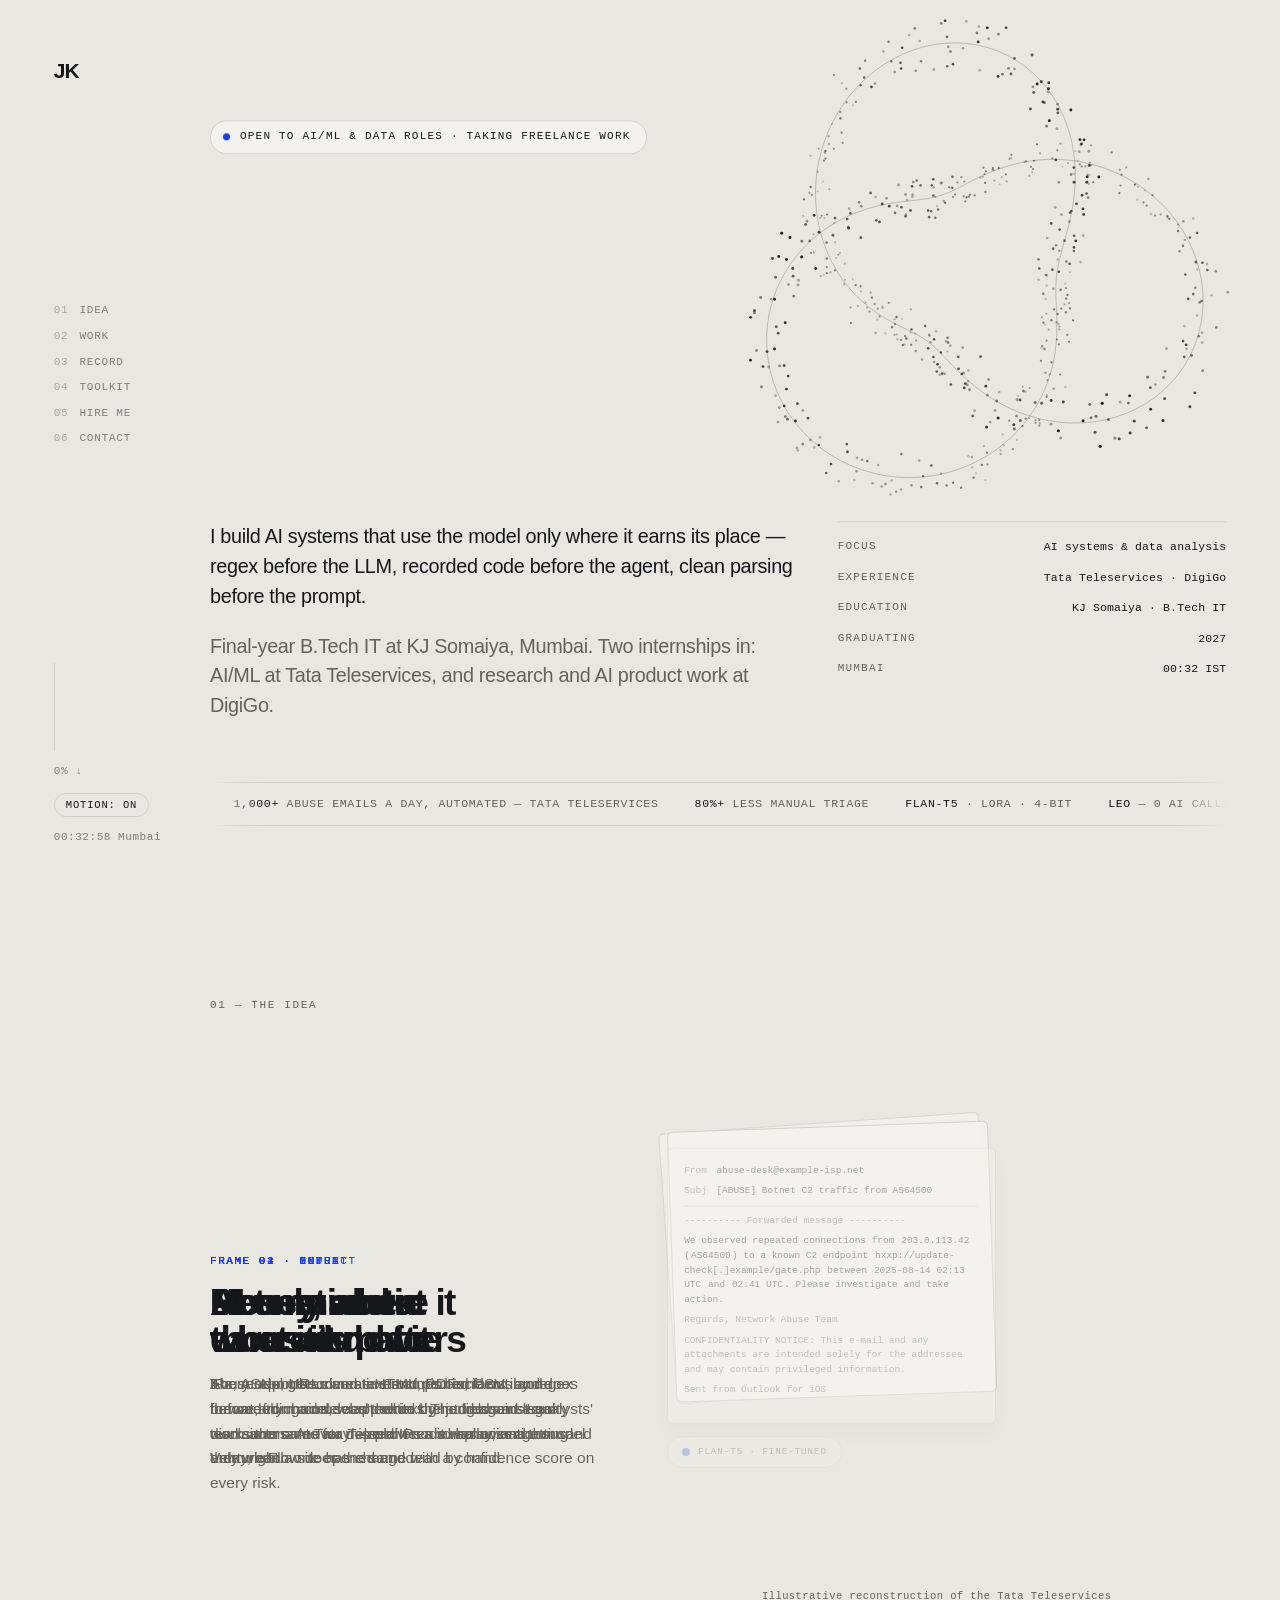
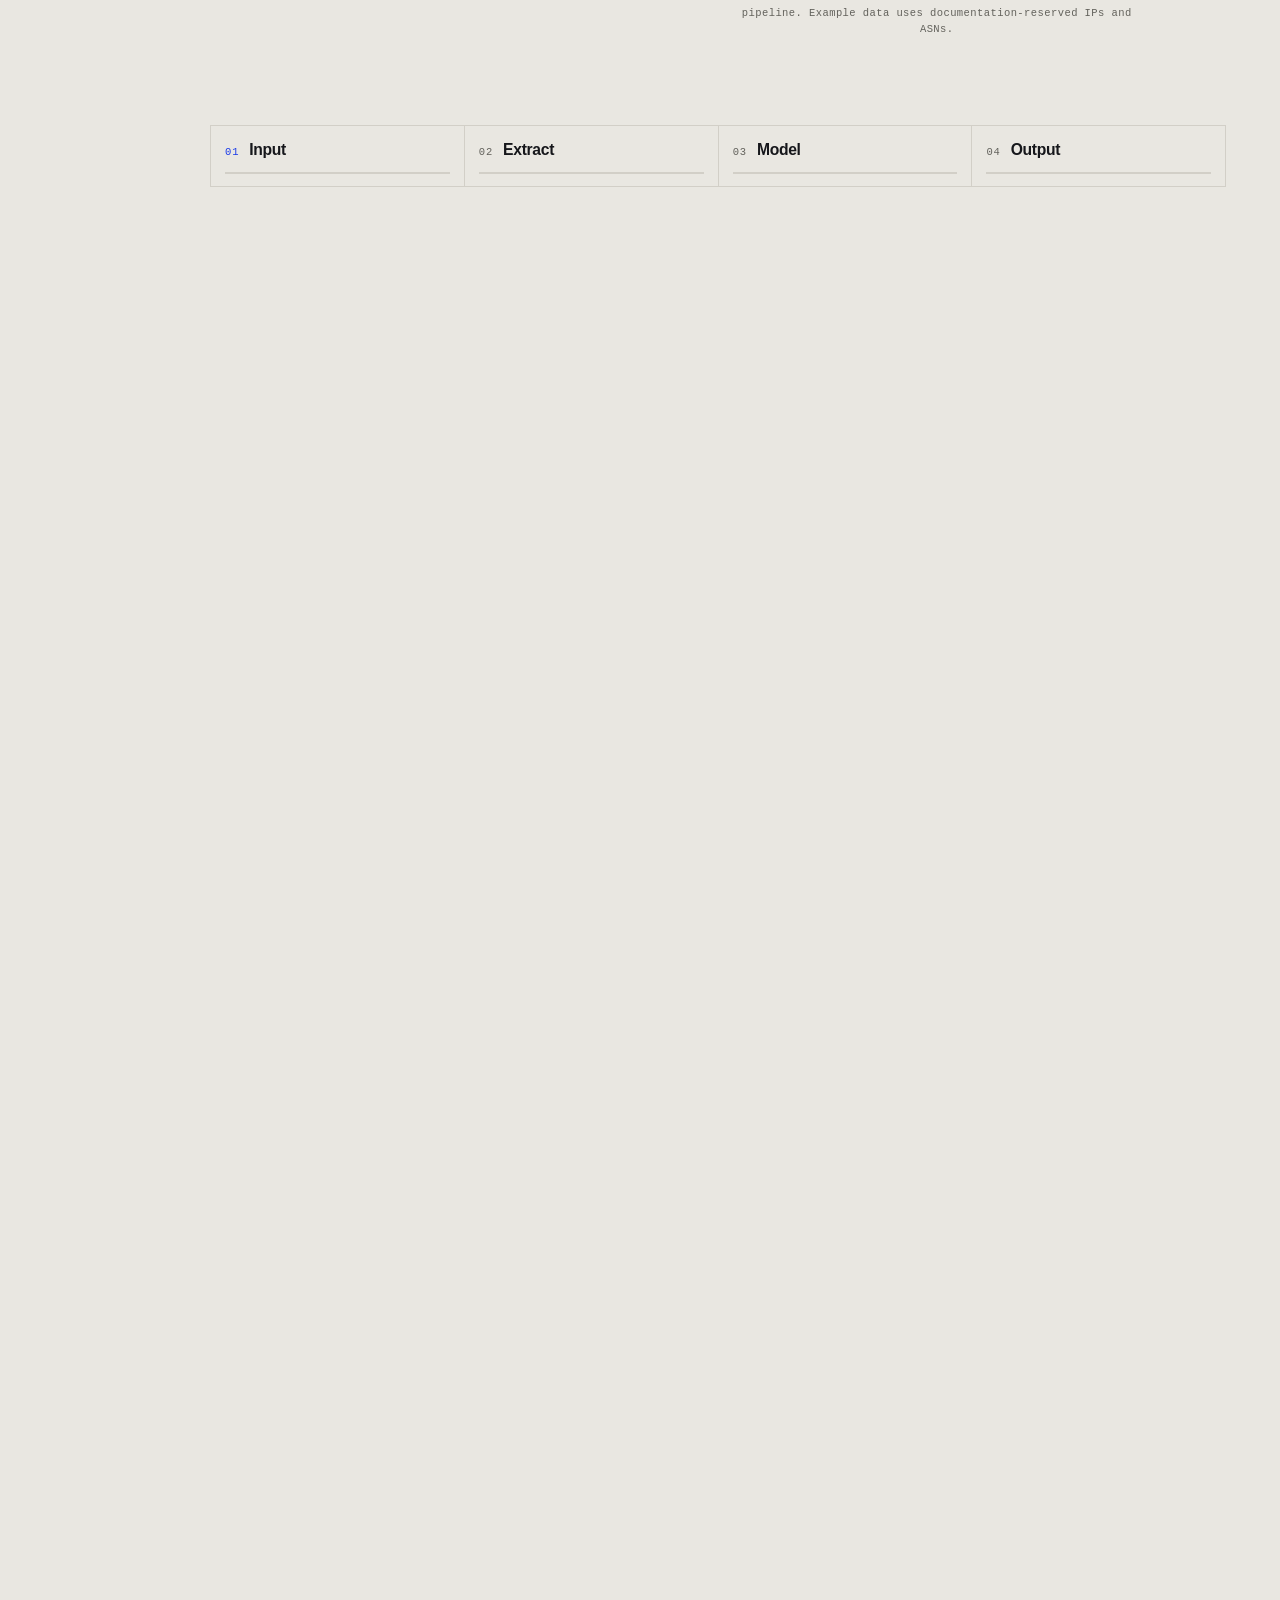
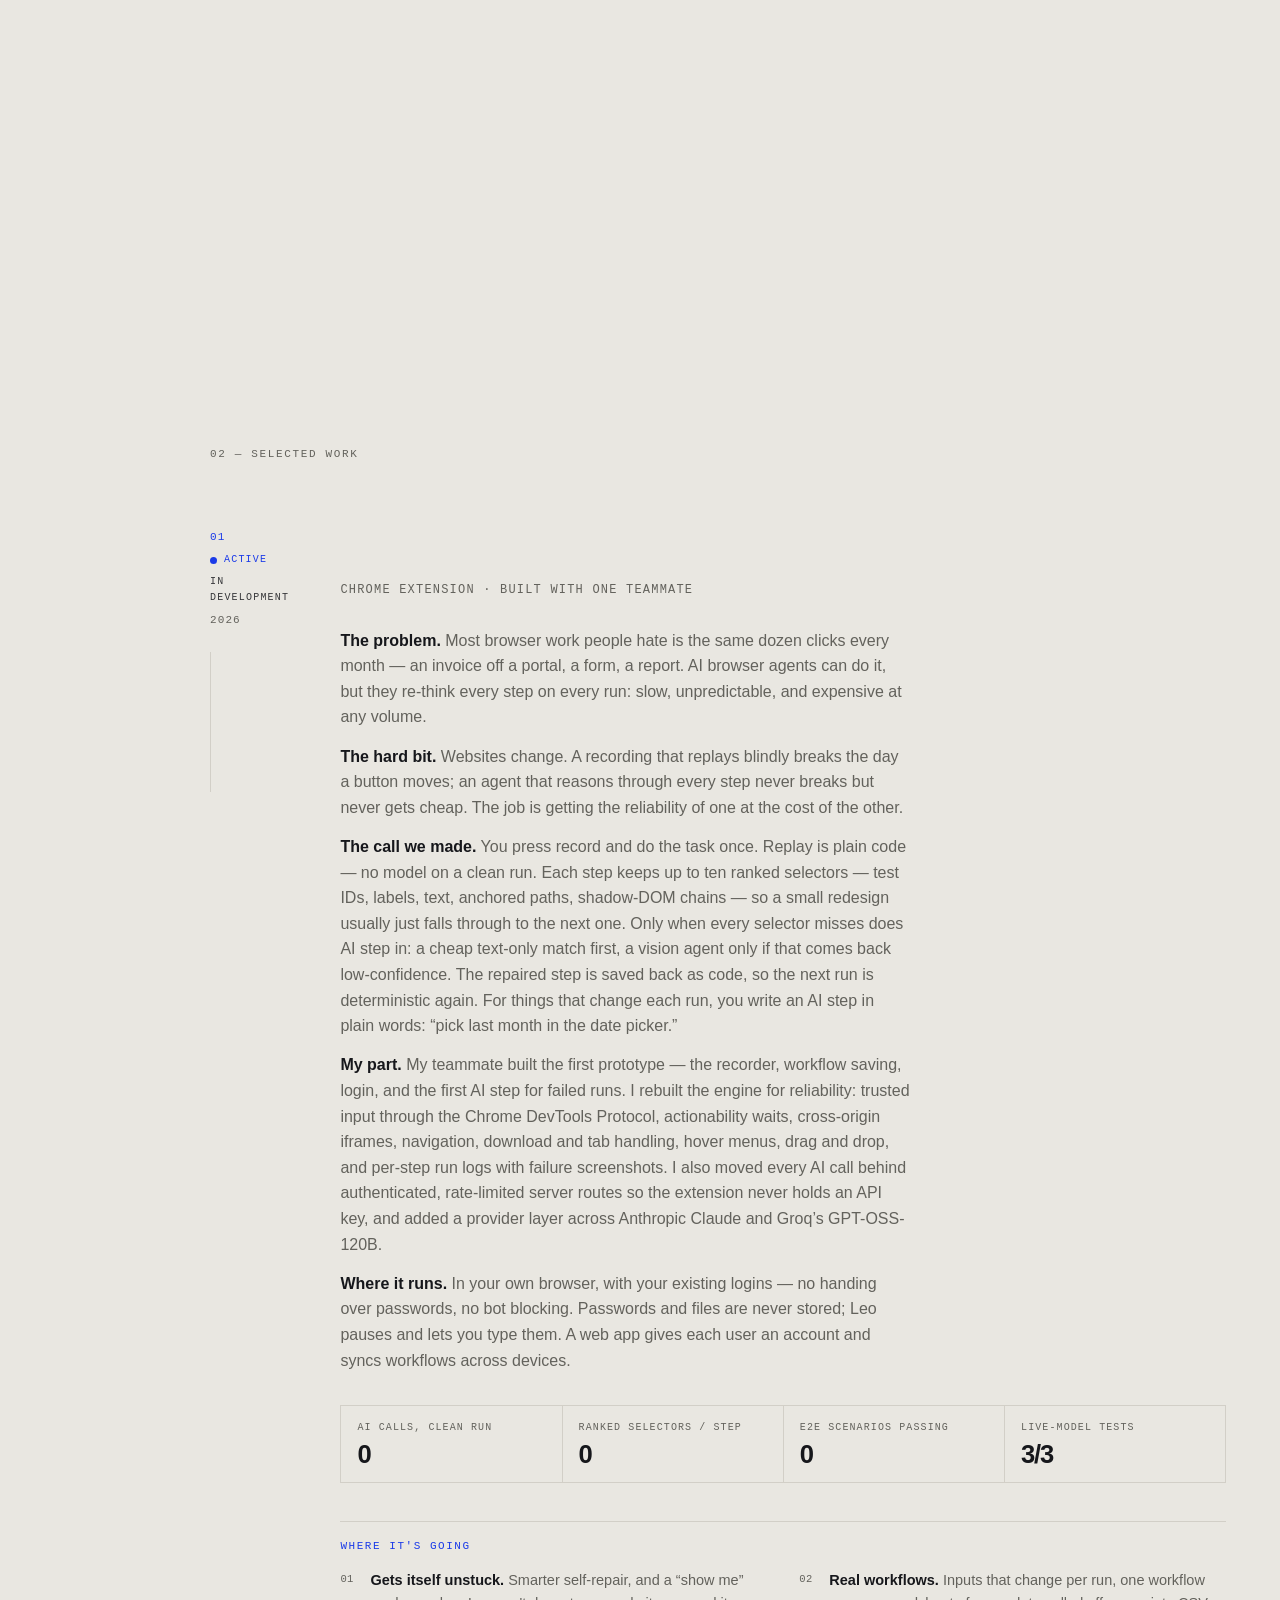
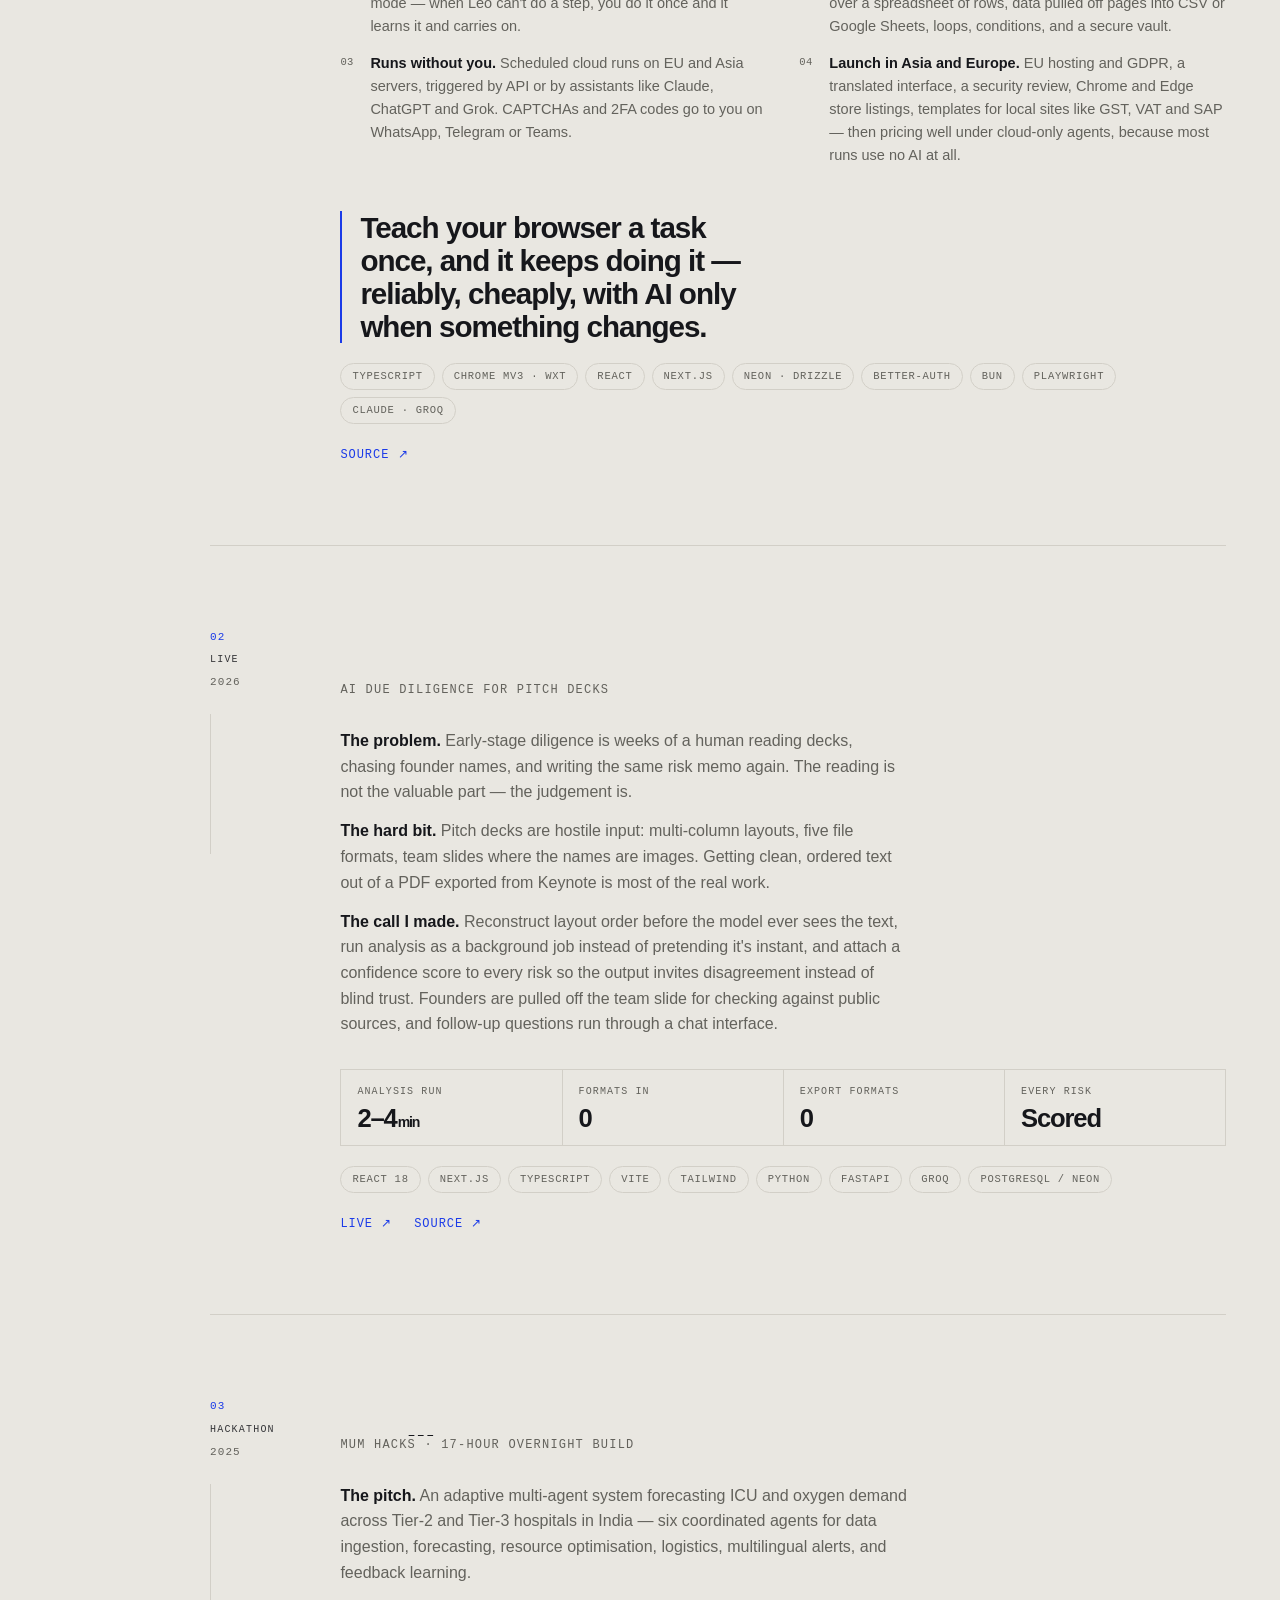
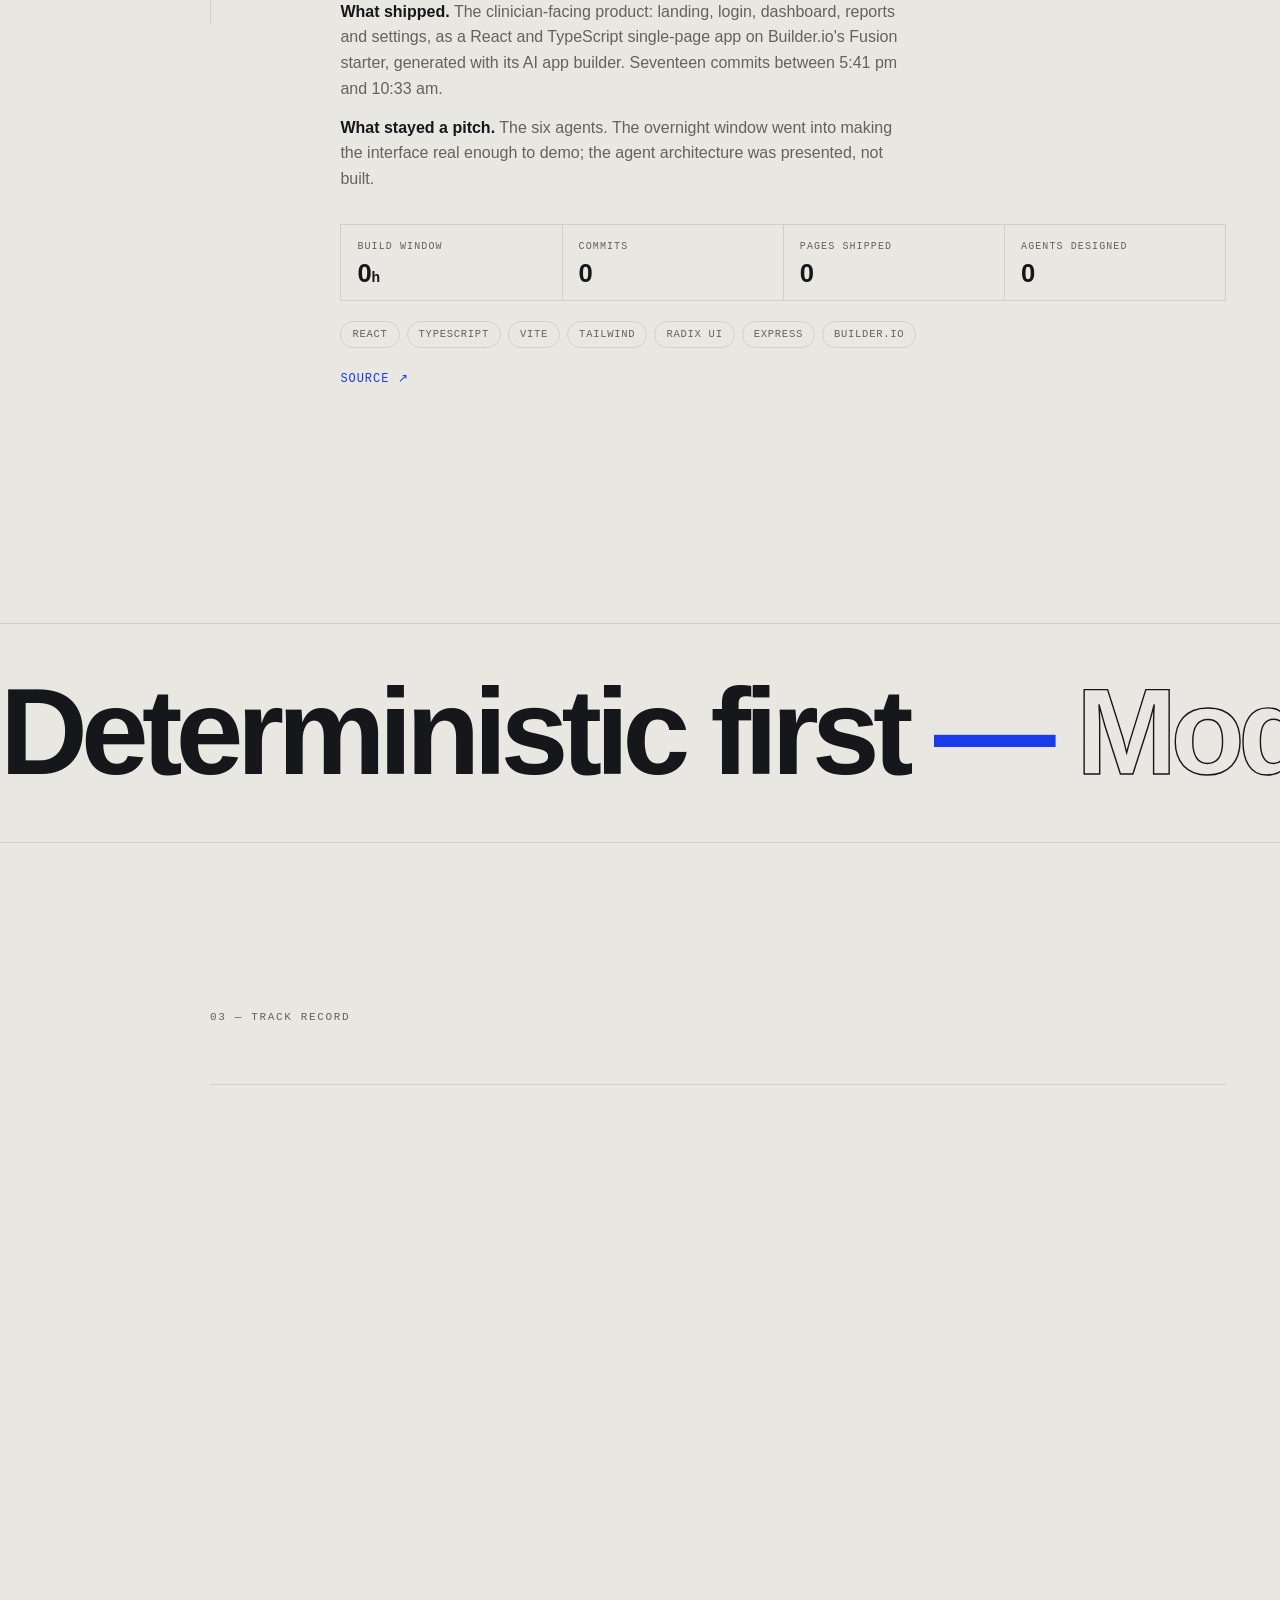
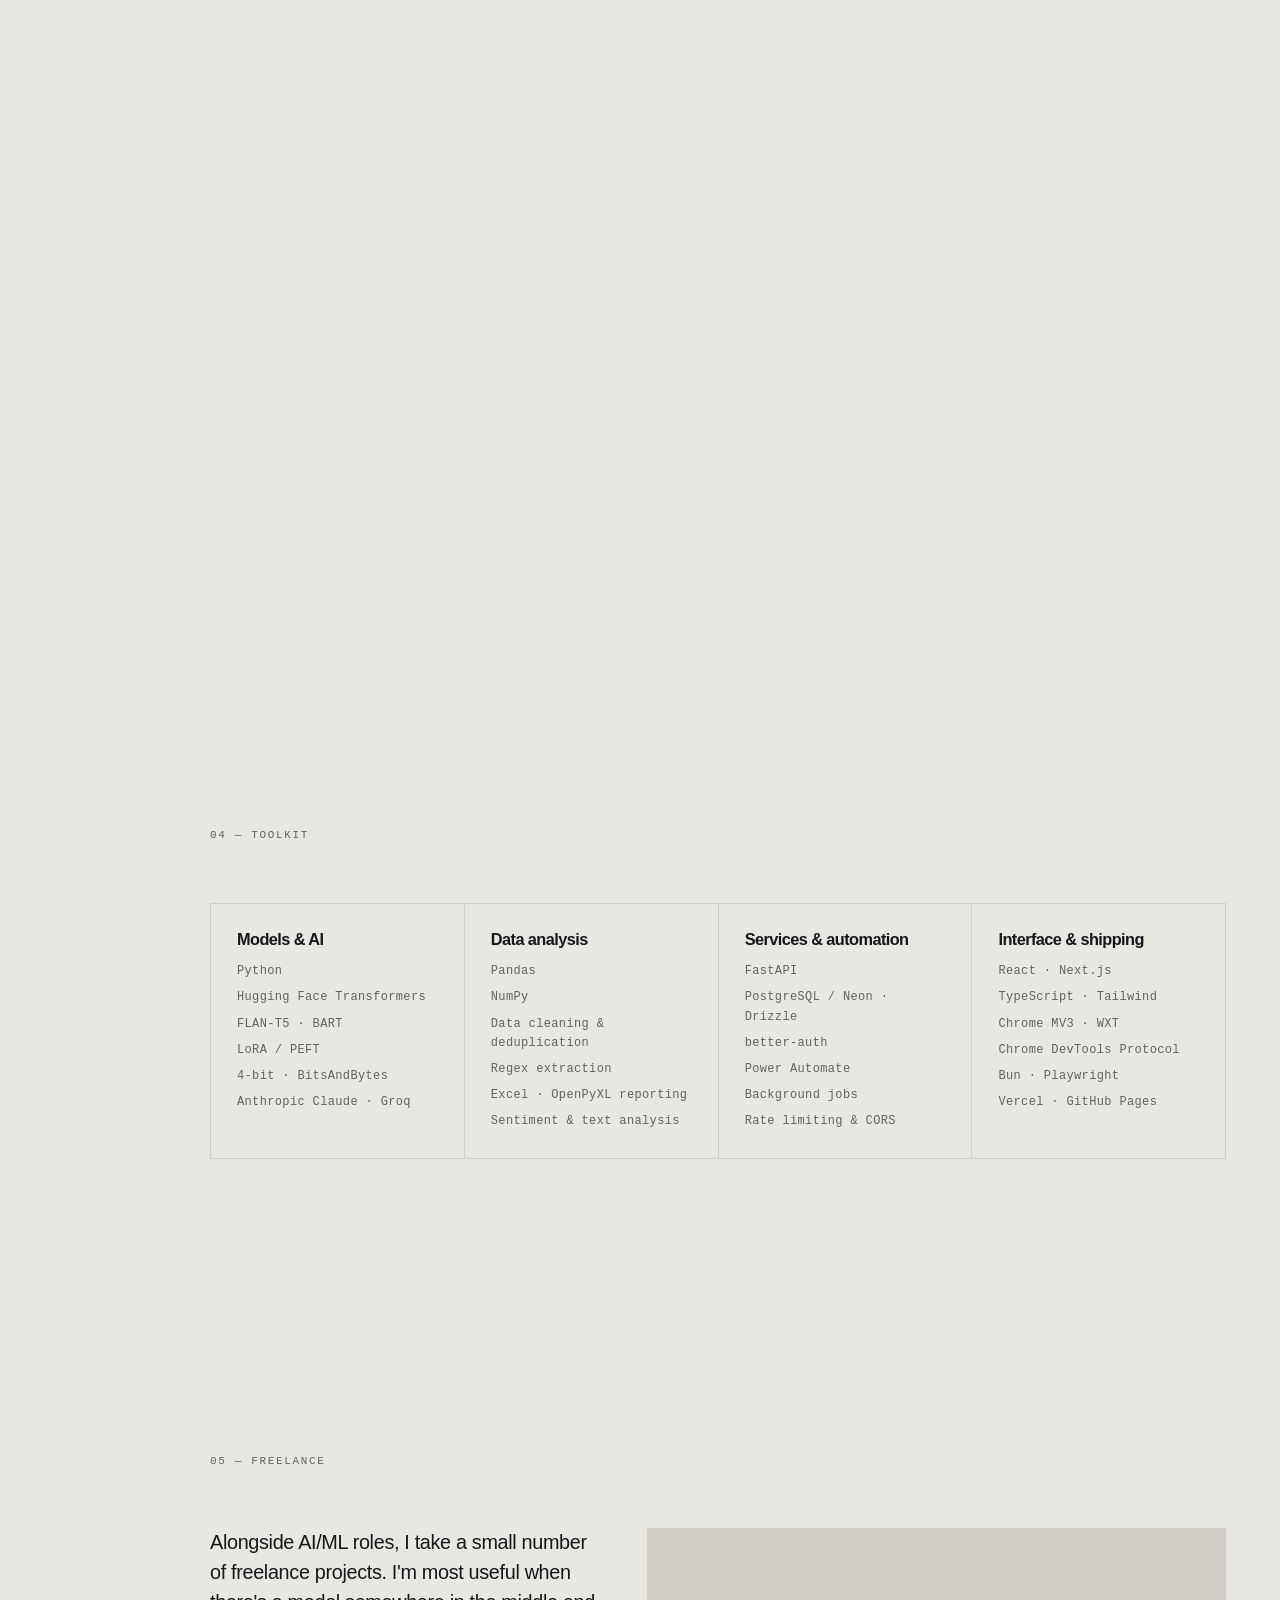
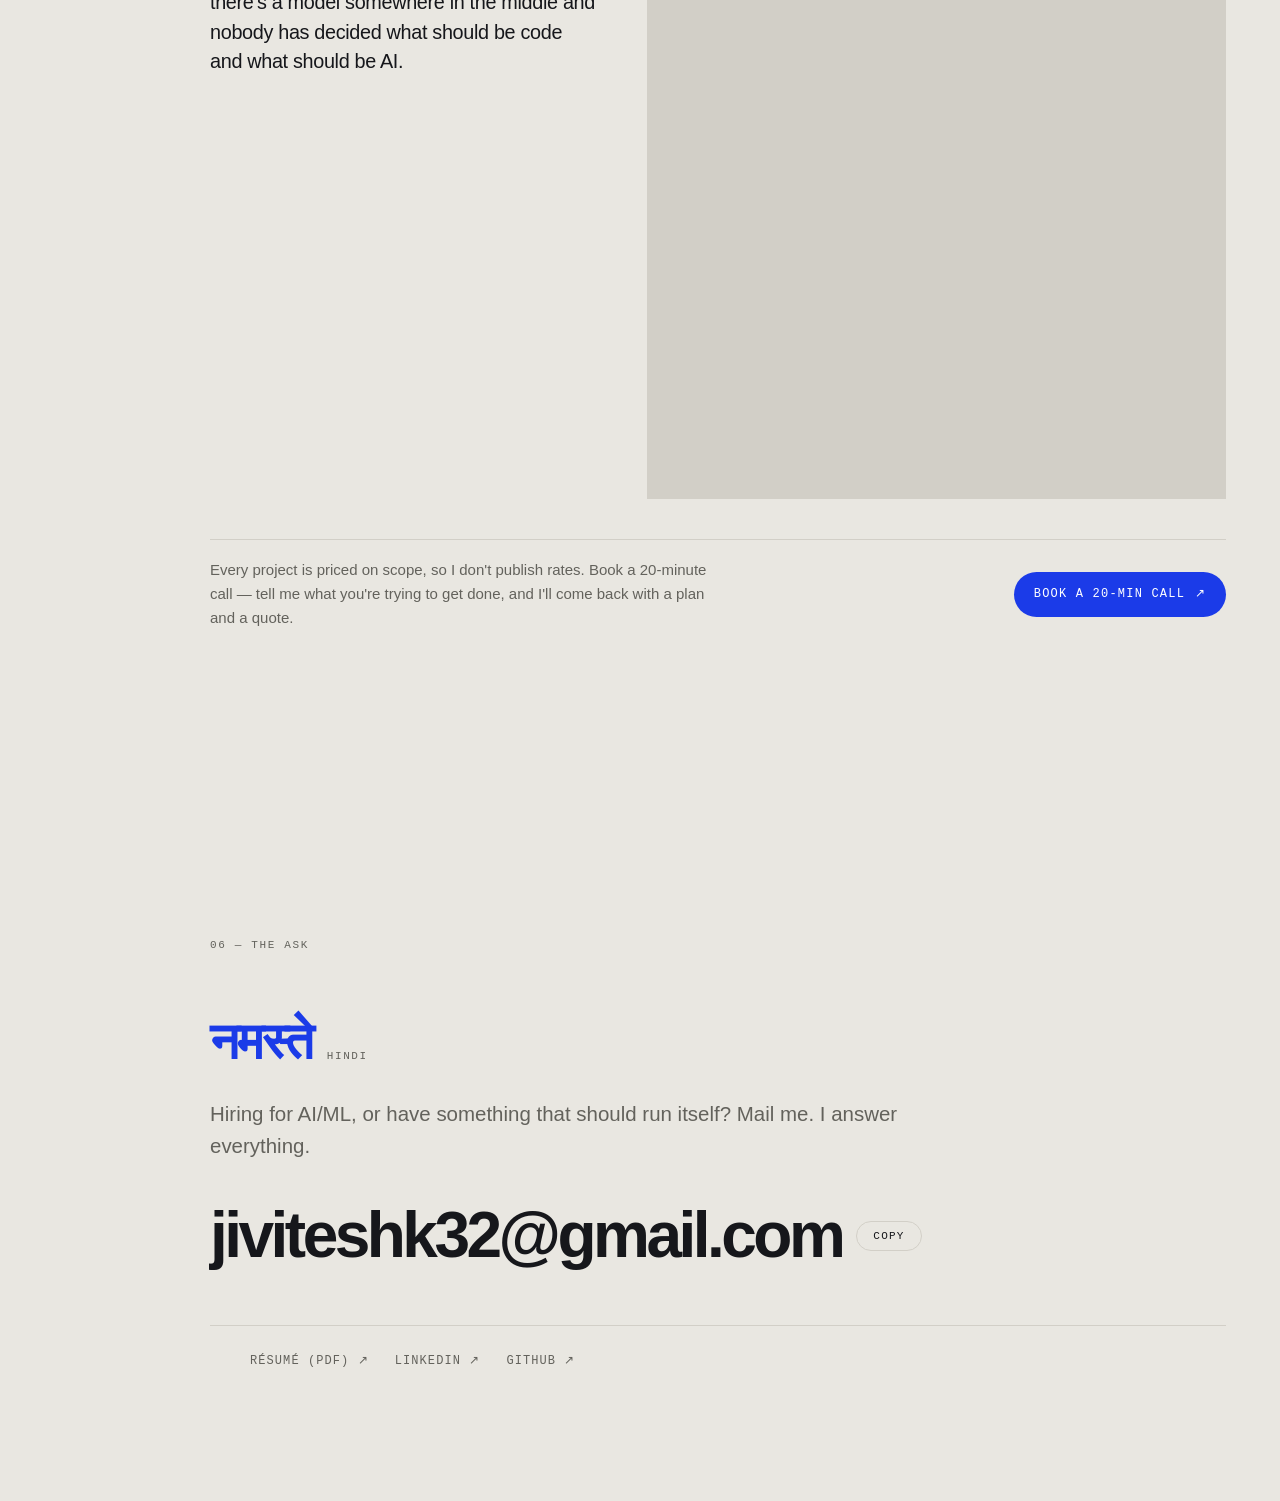
<file: index.html>
<!doctype html>
<html lang="en" data-ground="day">
<head>
<meta charset="utf-8">
<meta name="viewport" content="width=device-width, initial-scale=1, minimum-scale=1">
<title>Jivitesh Kumar — AI/ML & data analysis</title>
<meta name="description" content="Jivitesh Kumar builds AI systems that use the model only where it earns its place. Leo, Venture Flow, and an abuse-email pipeline at Tata Teleservices.">
<meta name="theme-color" content="#E9E7E1">

<meta property="og:title" content="Jivitesh Kumar — AI/ML & data analysis">
<meta property="og:description" content="AI systems that use the model only where it earns its place.">
<meta property="og:type" content="website">

<link rel="preconnect" href="https://fonts.googleapis.com">
<link rel="preconnect" href="https://fonts.gstatic.com" crossorigin>
<link rel="stylesheet" href="https://fonts.googleapis.com/css2?family=Bricolage+Grotesque:opsz,wdth,wght@12..96,75..100,300..800&family=Archivo:wdth,wght@62..125,400..700&family=JetBrains+Mono:wght@400;500&display=swap">
<link rel="stylesheet" href="css/site.css">
</head>
<body>

<a class="skip" href="#work">Skip to the work</a>

<div class="ground" aria-hidden="true"></div>
<canvas class="field" id="field" aria-hidden="true"></canvas>

<!-- ── spine ────────────────────────────────────────────── -->
<aside class="spine">
  <a class="spine-mark" href="#top" aria-label="Back to top">JK</a>
  <nav aria-label="Chapters">
    <a href="#idea"><i>01</i> Idea</a>
    <a href="#work"><i>02</i> Work</a>
    <a href="#record"><i>03</i> Record</a>
    <a href="#toolkit"><i>04</i> Toolkit</a>
    <a href="#hire"><i>05</i> Hire me</a>
    <a href="#contact"><i>06</i> Contact</a>
  </nav>
  <div class="spine-foot">
    <div class="meter" aria-hidden="true"><span id="meter"></span></div>
    <p class="dir" id="dir" aria-hidden="true">0% &darr;</p>
    <button class="motion-toggle" type="button" hidden>Motion</button>
    <p class="clock"><span id="clock">--:--:--</span> Mumbai</p>
  </div>
</aside>

<main id="top">

<!-- ── 00 · opening ─────────────────────────────────────── -->
<section class="hero" id="hero">
  <p class="status" data-depth="0.35"><span class="dot"></span> Open to AI/ML &amp; data roles &middot; taking freelance work</p>

  <h1 id="name" aria-label="Jivitesh Kumar"><span class="line" data-depth="0.9">JIVITESH</span><span class="line" data-depth="1.3">KUMAR</span></h1>

  <div class="hero-grid">
    <div data-depth="0.55">
      <p class="lead">I build AI systems that use the model only where it earns its place &mdash; regex before the LLM, recorded code before the agent, clean parsing before the prompt.</p>
      <p class="lead dim">Final-year B.Tech IT at KJ Somaiya, Mumbai. Two internships in: AI/ML at Tata Teleservices, and research and AI product work at DigiGo.</p>
    </div>
    <dl class="hero-meta" data-depth="0.3">
      <div><dt>Focus</dt><dd>AI systems &amp; data analysis</dd></div>
      <div><dt>Experience</dt><dd>Tata Teleservices &middot; DigiGo</dd></div>
      <div><dt>Education</dt><dd>KJ Somaiya &middot; B.Tech IT</dd></div>
      <div><dt>Graduating</dt><dd>2027</dd></div>
      <div><dt>Mumbai</dt><dd><span id="clock2">--:--</span> IST</dd></div>
    </dl>
  </div>

  <div class="ticker" aria-hidden="true">
    <div class="tape">
      <ul>
        <li><b>1,000+</b> abuse emails a day, automated &mdash; Tata Teleservices</li>
        <li><b>80%+</b> less manual triage</li>
        <li><b>FLAN-T5</b> &middot; LoRA &middot; 4-bit</li>
        <li><b>Leo</b> &mdash; 0 AI calls on a clean run</li>
        <li><b>Venture Flow</b> &mdash; diligence in 2&ndash;4 min</li>
        <li><b>2</b> internships</li>
        <li>B.Tech IT &middot; <b>KJ Somaiya &rsquo;27</b></li>
      </ul>
      <ul>
        <li><b>1,000+</b> abuse emails a day, automated &mdash; Tata Teleservices</li>
        <li><b>80%+</b> less manual triage</li>
        <li><b>FLAN-T5</b> &middot; LoRA &middot; 4-bit</li>
        <li><b>Leo</b> &mdash; 0 AI calls on a clean run</li>
        <li><b>Venture Flow</b> &mdash; diligence in 2&ndash;4 min</li>
        <li><b>2</b> internships</li>
        <li>B.Tech IT &middot; <b>KJ Somaiya &rsquo;27</b></li>
      </ul>
    </div>
  </div>
</section>

<!-- ── 01 · the idea · storyboard ──────────────────────── -->
<section class="story" id="idea" aria-labelledby="idea-title">
  <div class="story-stage">
    <header class="sec-head story-head">
      <span class="eyebrow">01 &mdash; The idea</span>
      <h2 id="idea-title">Code first, model second</h2>
    </header>

    <div class="story-grid">
      <ol class="captions">
        <li class="cap on" data-frame="0">
          <span class="cap-no">Frame 01 &middot; Input</span>
          <h3>Messy, and a thousand of it</h3>
          <p>Abuse reports arrive as HTML, PDFs, CSVs and forwarded chains, wrapped in signatures and legal disclaimers. At Tata Teleservices it was over a thousand a day, each one opened and read by hand.</p>
        </li>
        <li class="cap" data-frame="1">
          <span class="cap-no">Frame 02 &middot; Extract</span>
          <h3>Deterministic where it matters</h3>
          <p>IPs, ASNs, URLs and timestamps come out by regex before any model sees the text. The fields a security team acts on never depend on a summariser getting them right.</p>
        </li>
        <li class="cap" data-frame="2">
          <span class="cap-no">Frame 03 &middot; Model</span>
          <h3>AI only where it earns its place</h3>
          <p>The model gets clean text and pinned facts, and does the one thing code can't: write the judgement. Leo works the same way &mdash; plain-code replay, and a model only when a site has changed.</p>
        </li>
        <li class="cap" data-frame="3">
          <span class="cap-no">Frame 04 &middot; Output</span>
          <h3>Honest about what it knows</h3>
          <p>Every report becomes a structured incident in one format, from a model checked by hand against analysts' own summaries for missed IPs and hallucinations. Venture Flow does the same with a confidence score on every risk.</p>
        </li>
      </ol>

      <figure class="machine-wrap">
        <div class="machine" id="machine" aria-hidden="true">
          <div class="ghost g2"></div>
          <div class="ghost g1"></div>
          <article class="m-card">
            <p class="m-head"><span>From</span>abuse-desk@example-isp.net</p>
            <p class="m-head"><span>Subj</span>[ABUSE] Botnet C2 traffic from AS64500</p>
            <p class="m-noise">---------- Forwarded message ----------</p>
            <p class="m-body">We observed repeated connections from <mark>203.0.113.42</mark> (<mark>AS64500</mark>) to a known C2 endpoint <mark>hxxp://update-check[.]example/gate.php</mark> between <mark>2025-08-14 02:13 UTC</mark> and <mark>02:41 UTC</mark>. Please investigate and take action.</p>
            <p class="m-noise">Regards, Network Abuse Team</p>
            <p class="m-noise">CONFIDENTIALITY NOTICE: This e-mail and any attachments are intended solely for the addressee and may contain privileged information.</p>
            <p class="m-noise">Sent from Outlook for iOS</p>
          </article>
          <p class="count"><span>1,000+ a day</span></p>
          <div class="json">
            <p class="obj-label">regex &middot; deterministic</p>
            <div class="br">{</div>
            <div class="j" style="--i:0"><span class="jk">"ip"</span>: "203.0.113.42",</div>
            <div class="j" style="--i:1"><span class="jk">"asn"</span>: "AS64500",</div>
            <div class="j" style="--i:2"><span class="jk">"url"</span>: "update-check.example/gate.php",</div>
            <div class="j" style="--i:3"><span class="jk">"first_seen"</span>: "02:13Z",</div>
            <div class="j" style="--i:4"><span class="jk">"last_seen"</span>: "02:41Z"</div>
            <div class="br">}</div>
          </div>
          <svg class="wires" viewBox="0 0 44 36" preserveAspectRatio="none" focusable="false"><path class="w1" pathLength="1" d="M24.3 11.4 C 25.9 11.4, 25.7 7.8, 27.4 7.8"/><path class="w2" pathLength="1" d="M35 16.6 C 35 22.6, 14.8 20.4, 13.8 25.2"/></svg>
          <div class="model"><i></i><span>FLAN-T5 &middot; fine-tuned</span></div>
          <div class="sum"><span class="sum-label">Model summary</span><span class="sum-text" id="sumText">Botnet C2 beaconing from customer IP 203.0.113.42 (AS64500) over 28 minutes. Likely compromised host.</span><span class="caret"></span></div>
          <div class="inc">
            <p class="inc-id">INC-0814-0213</p>
            <dl>
              <div><dt>Type</dt><dd>Botnet C2</dd></div>
              <div><dt>Severity</dt><dd class="sev">High</dd></div>
              <div><dt>IP</dt><dd>203.0.113.42</dd></div>
              <div><dt>Cause</dt><dd>Compromised host</dd></div>
            </dl>
            <p class="inc-foot">Logged &rarr; incident log</p>
          </div>
        </div>
        <figcaption>Illustrative reconstruction of the Tata Teleservices pipeline. Example data uses documentation-reserved IPs and ASNs.</figcaption>
      </figure>
    </div>

    <nav class="board" aria-label="Storyboard frames">
      <button type="button" class="frame on" data-frame="0"><span class="fr-no">01</span><span class="fr-name">Input</span><span class="fr-bar"><i></i></span></button>
      <button type="button" class="frame" data-frame="1"><span class="fr-no">02</span><span class="fr-name">Extract</span><span class="fr-bar"><i></i></span></button>
      <button type="button" class="frame" data-frame="2"><span class="fr-no">03</span><span class="fr-name">Model</span><span class="fr-bar"><i></i></span></button>
      <button type="button" class="frame" data-frame="3"><span class="fr-no">04</span><span class="fr-name">Output</span><span class="fr-bar"><i></i></span></button>
    </nav>
  </div>
</section>

<!-- ── 02 · work · NIGHT ────────────────────────────────── -->
<section class="work night-zone" id="work" data-night>
  <header class="sec-head">
    <span class="eyebrow">02 &mdash; Selected work</span>
    <h2>Three things worth defending</h2>
  </header>

  <!-- Leo -->
  <article class="case">
    <div class="case-no"><span>01</span><span class="case-state live"><i aria-hidden="true"></i>Active</span><span class="case-state">In development</span><span class="case-year">2026</span></div>
    <div class="case-body">
      <h3>Leo</h3>
      <p class="case-kicker">Chrome extension &middot; built with one teammate</p>
      <div class="case-prose">
        <p><b>The problem.</b> Most browser work people hate is the same dozen clicks every month &mdash; an invoice off a portal, a form, a report. AI browser agents can do it, but they re-think every step on every run: slow, unpredictable, and expensive at any volume.</p>
        <p><b>The hard bit.</b> Websites change. A recording that replays blindly breaks the day a button moves; an agent that reasons through every step never breaks but never gets cheap. The job is getting the reliability of one at the cost of the other.</p>
        <p><b>The call we made.</b> You press record and do the task once. Replay is plain code &mdash; no model on a clean run. Each step keeps up to ten ranked selectors &mdash; test IDs, labels, text, anchored paths, shadow-DOM chains &mdash; so a small redesign usually just falls through to the next one. Only when every selector misses does AI step in: a cheap text-only match first, a vision agent only if that comes back low-confidence. The repaired step is saved back as code, so the next run is deterministic again. For things that change each run, you write an AI step in plain words: &ldquo;pick last month in the date picker.&rdquo;</p>
        <p><b>My part.</b> My teammate built the first prototype &mdash; the recorder, workflow saving, login, and the first AI step for failed runs. I rebuilt the engine for reliability: trusted input through the Chrome DevTools Protocol, actionability waits, cross-origin iframes, navigation, download and tab handling, hover menus, drag and drop, and per-step run logs with failure screenshots. I also moved every AI call behind authenticated, rate-limited server routes so the extension never holds an API key, and added a provider layer across Anthropic Claude and Groq&rsquo;s GPT-OSS-120B.</p>
        <p><b>Where it runs.</b> In your own browser, with your existing logins &mdash; no handing over passwords, no bot blocking. Passwords and files are never stored; Leo pauses and lets you type them. A web app gives each user an account and syncs workflows across devices.</p>
      </div>
      <ul class="metrics">
        <li><span>AI calls, clean run</span><b>0</b></li>
        <li><span>Ranked selectors / step</span><b>10</b></li>
        <li><span>E2E scenarios passing</span><b>17</b></li>
        <li><span>Live-model tests</span><b>3/3</b></li>
      </ul>

      <div class="roadmap">
        <p class="roadmap-head">Where it's going</p>
        <ol>
          <li><b>Gets itself unstuck.</b> Smarter self-repair, and a &ldquo;show me&rdquo; mode &mdash; when Leo can't do a step, you do it once and it learns it and carries on.</li>
          <li><b>Real workflows.</b> Inputs that change per run, one workflow over a spreadsheet of rows, data pulled off pages into CSV or Google Sheets, loops, conditions, and a secure vault.</li>
          <li><b>Runs without you.</b> Scheduled cloud runs on EU and Asia servers, triggered by API or by assistants like Claude, ChatGPT and Grok. CAPTCHAs and 2FA codes go to you on WhatsApp, Telegram or Teams.</li>
          <li><b>Launch in Asia and Europe.</b> EU hosting and GDPR, a translated interface, a security review, Chrome and Edge store listings, templates for local sites like GST, VAT and SAP &mdash; then pricing well under cloud-only agents, because most runs use no AI at all.</li>
        </ol>
      </div>

      <p class="pull">Teach your browser a task once, and it keeps doing it &mdash; reliably, cheaply, with AI only when something changes.</p>

      <ul class="tags">
        <li>TypeScript</li><li>Chrome MV3 &middot; WXT</li><li>React</li><li>Next.js</li>
        <li>Neon &middot; Drizzle</li><li>better-auth</li><li>Bun</li><li>Playwright</li><li>Claude &middot; Groq</li>
      </ul>
      <p class="case-links">
        <a href="https://github.com/JiviteshKumar/leo_update" target="_blank" rel="noopener">Source &#8599;</a>
      </p>
    </div>
  </article>

  <!-- Venture Flow -->
  <article class="case">
    <div class="case-no"><span>02</span><span class="case-state">Live</span><span class="case-year">2026</span></div>
    <div class="case-body">
      <h3>Venture Flow</h3>
      <p class="case-kicker">AI due diligence for pitch decks</p>
      <div class="case-prose">
        <p><b>The problem.</b> Early-stage diligence is weeks of a human reading decks, chasing founder names, and writing the same risk memo again. The reading is not the valuable part &mdash; the judgement is.</p>
        <p><b>The hard bit.</b> Pitch decks are hostile input: multi-column layouts, five file formats, team slides where the names are images. Getting clean, ordered text out of a PDF exported from Keynote is most of the real work.</p>
        <p><b>The call I made.</b> Reconstruct layout order before the model ever sees the text, run analysis as a background job instead of pretending it's instant, and attach a confidence score to every risk so the output invites disagreement instead of blind trust. Founders are pulled off the team slide for checking against public sources, and follow-up questions run through a chat interface.</p>
      </div>
      <ul class="metrics">
        <li><span>Analysis run</span><b>2&ndash;4<i>min</i></b></li>
        <li><span>Formats in</span><b>5</b></li>
        <li><span>Export formats</span><b>3</b></li>
        <li><span>Every risk</span><b>Scored</b></li>
      </ul>
      <ul class="tags">
        <li>React 18</li><li>Next.js</li><li>TypeScript</li><li>Vite</li><li>Tailwind</li>
        <li>Python</li><li>FastAPI</li><li>Groq</li><li>PostgreSQL / Neon</li>
      </ul>
      <p class="case-links">
        <a href="https://venture-flow-livid.vercel.app" target="_blank" rel="noopener">Live &#8599;</a>
        <a href="https://github.com/JiviteshKumar/venture_flow" target="_blank" rel="noopener">Source &#8599;</a>
      </p>
    </div>
  </article>

  <!-- Mum Hacks -->
  <article class="case compact">
    <div class="case-no"><span>03</span><span class="case-state">Hackathon</span><span class="case-year">2025</span></div>
    <div class="case-body">
      <h3>Intelligent ICU Management</h3>
      <p class="case-kicker">Mum Hacks &middot; 17-hour overnight build</p>
      <div class="case-prose">
        <p><b>The pitch.</b> An adaptive multi-agent system forecasting ICU and oxygen demand across Tier-2 and Tier-3 hospitals in India &mdash; six coordinated agents for data ingestion, forecasting, resource optimisation, logistics, multilingual alerts, and feedback learning.</p>
        <p><b>What shipped.</b> The clinician-facing product: landing, login, dashboard, reports and settings, as a React and TypeScript single-page app on Builder.io's Fusion starter, generated with its AI app builder. Seventeen commits between 5:41&nbsp;pm and 10:33&nbsp;am.</p>
        <p><b>What stayed a pitch.</b> The six agents. The overnight window went into making the interface real enough to demo; the agent architecture was presented, not built.</p>
      </div>
      <ul class="metrics">
        <li><span>Build window</span><b>17<i>h</i></b></li>
        <li><span>Commits</span><b>17</b></li>
        <li><span>Pages shipped</span><b>5</b></li>
        <li><span>Agents designed</span><b>6</b></li>
      </ul>
      <ul class="tags"><li>React</li><li>TypeScript</li><li>Vite</li><li>Tailwind</li><li>Radix UI</li><li>Express</li><li>Builder.io</li></ul>
      <p class="case-links">
        <a href="https://github.com/JiviteshKumar/Mum_Hacks" target="_blank" rel="noopener">Source &#8599;</a>
      </p>
    </div>
  </article>
</section>

<div class="band" aria-hidden="true">
  <div class="band-track" id="band"><span>Deterministic first</span><span class="o">Model second</span><span>Honest output</span><span class="o">Code first</span><span>Deterministic first</span><span class="o">Model second</span><span>Honest output</span><span class="o">Code first</span></div>
</div>

<!-- ── 03 · record ──────────────────────────────────────── -->
<section class="record" id="record">
  <header class="sec-head">
    <span class="eyebrow">03 &mdash; Track record</span>
    <h2>Where I've worked</h2>
  </header>
  <ol class="roles">
    <li class="featured">
      <p class="when">Jun 2026 &mdash; Aug 2026</p>
      <div>
        <h3>DigiGo LLP</h3>
        <p class="role-title">Intern &middot; on-site</p>
        <p class="role-desc">DigiGo is an AI SaaS company building identity verification and guest operations infrastructure for the hospitality industry. I helped build its authentication flow and worked on making that whole experience seamless, alongside research, AI product work and client relationships, reporting to a co-founder.</p>
      </div>
    </li>

    <li class="featured">
      <p class="when">Jun 2025 &mdash; Dec 2025</p>
      <div>
        <h3>Tata Teleservices Limited</h3>
        <p class="role-title">AI/ML Intern &middot; abuse email processing &amp; incident summarisation</p>
        <p class="role-desc">The cybersecurity team received over a thousand abuse and security reports a day &mdash; IP abuse, phishing, botnets, DDoS alerts, blacklist notices &mdash; and every one was opened, read and triaged by hand, at three to five minutes apiece. I built the pipeline that does the triage: normalise every format to clean text, pull the technical fields out deterministically, summarise with a language model, and log a structured incident for the team. Each report now takes seconds instead of minutes.</p>

        <div class="pipeline-wrap">
          <ol class="pipeline" aria-label="Pipeline stages, in order">
            <li><span>Outlook</span><em>new email</em></li>
            <li><span>Power Automate</span><em>trigger</em></li>
            <li><span>Normalise</span><em>HTML &middot; PDF &middot; CSV &middot; logs</em></li>
            <li class="key"><span>Regex extract</span><em>IP &middot; ASN &middot; URL &middot; hash</em></li>
            <li><span>LLM summary</span><em>type &middot; severity &middot; cause</em></li>
            <li><span>JSON &rarr; Excel</span><em>incident log</em></li>
          </ol>
        </div>

        <ul class="metrics">
          <li><span>Emails a day</span><b>1,000+</b></li>
          <li><span>Manual time cut</span><b>80%+</b></li>
          <li><span>In production</span><b>FLAN-T5</b></li>
          <li><span>Fine-tuning</span><b>LoRA &middot; 4-bit</b></li>
        </ul>

        <p class="role-desc note">Summarisation started as prompting a general model. I replaced it with FLAN-T5 Base fine-tuned on historical abuse emails paired with analyst-written summaries &mdash; trained with LoRA and PEFT under 4-bit quantisation to fit GPU memory &mdash; and that fine-tuned model is what ran in production. Evaluation went past loss: outputs were checked by hand against the analysts' own summaries for factual errors, missed IPs, hallucination and completeness.</p>

        <ul class="tags">
          <li>Python</li><li>Pandas</li><li>NumPy</li><li>Regex</li><li>OpenPyXL</li>
          <li>Hugging Face</li><li>FLAN-T5</li><li>LoRA / PEFT</li><li>BitsAndBytes</li><li>Power Automate</li>
        </ul>
      </div>
    </li>

    <li>
      <p class="when">2023 &mdash; 2027</p>
      <div>
        <h3>KJ Somaiya College of Engineering</h3>
        <p class="role-title">B.Tech, Information Technology &middot; Mumbai</p>
      </div>
    </li>
  </ol>
</section>

<!-- ── 04 · toolkit ─────────────────────────────────────── -->
<section class="toolkit" id="toolkit">
  <header class="sec-head">
    <span class="eyebrow">04 &mdash; Toolkit</span>
    <h2>What I reach for</h2>
  </header>
  <div class="tk-grid">
    <div class="tk">
      <h3>Models &amp; AI</h3>
      <ul><li>Python</li><li>Hugging Face Transformers</li><li>FLAN-T5 &middot; BART</li><li>LoRA / PEFT</li><li>4-bit &middot; BitsAndBytes</li><li>Anthropic Claude &middot; Groq</li></ul>
    </div>
    <div class="tk">
      <h3>Data analysis</h3>
      <ul><li>Pandas</li><li>NumPy</li><li>Data cleaning &amp; deduplication</li><li>Regex extraction</li><li>Excel &middot; OpenPyXL reporting</li><li>Sentiment &amp; text analysis</li></ul>
    </div>
    <div class="tk">
      <h3>Services &amp; automation</h3>
      <ul><li>FastAPI</li><li>PostgreSQL / Neon &middot; Drizzle</li><li>better-auth</li><li>Power Automate</li><li>Background jobs</li><li>Rate limiting &amp; CORS</li></ul>
    </div>
    <div class="tk">
      <h3>Interface &amp; shipping</h3>
      <ul><li>React &middot; Next.js</li><li>TypeScript &middot; Tailwind</li><li>Chrome MV3 &middot; WXT</li><li>Chrome DevTools Protocol</li><li>Bun &middot; Playwright</li><li>Vercel &middot; GitHub Pages</li></ul>
    </div>
  </div>
</section>

<!-- ── 05 · hire me ─────────────────────────────────────── -->
<section class="hire" id="hire">
  <header class="sec-head">
    <span class="eyebrow">05 &mdash; Freelance</span>
    <h2>Work with me</h2>
  </header>
  <div class="hire-grid">
    <p class="lead">Alongside AI/ML roles, I take a small number of freelance projects. I'm most useful when there's a model somewhere in the middle and nobody has decided what should be code and what should be AI.</p>
    <ol class="services">
      <li><span class="s-no">01</span><h3>AI feature builds</h3><p>A model-backed feature taken from &ldquo;we should try this&rdquo; to something running in your product &mdash; with the parsing, queueing and failure states that make it hold up on the second run, not just the demo.</p></li>
      <li><span class="s-no">02</span><h3>Browser &amp; inbox automation</h3><p>The repetitive work your team does in portals and inboxes, turned into something that runs itself. The same kind of problem as Leo and the Tata pipeline.</p></li>
      <li><span class="s-no">03</span><h3>Prototype to product</h3><p>A notebook or a demo that works once, turned into a service with an interface, a database, and a deploy someone else can maintain. React and TypeScript in front, FastAPI behind.</p></li>
    </ol>
  </div>
  <div class="book">
    <p>Every project is priced on scope, so I don't publish rates. Book a 20-minute call &mdash; tell me what you're trying to get done, and I'll come back with a plan and a quote.</p>
    <a class="book-btn" href="mailto:jiviteshk32@gmail.com?subject=20-minute%20call%20%E2%80%94%20project%20enquiry&amp;body=Hi%20Jivitesh%2C%0A%0AWhat%20I%27m%20trying%20to%20get%20done%3A%0A%0ARough%20timeline%3A%0A%0AA%20few%20times%20that%20work%20for%20a%2020-minute%20call%3A%0A">Book a 20-min call <span aria-hidden="true">&#8599;</span></a>
  </div>
</section>

<!-- ── 06 · contact · NIGHT ─────────────────────────────── -->
<section class="contact night-zone" id="contact" data-night>
  <header class="sec-head">
    <span class="eyebrow">06 &mdash; The ask</span>
    <h2>Let's talk</h2>
  </header>
  <p class="hello"><span class="hello-word" id="helloWord" lang="hi">नमस्ते</span><span class="hello-lang" id="helloLang">Hindi</span></p>
  <p class="contact-lead">Hiring for AI/ML, or have something that should run itself? Mail me. I answer everything.</p>
  <div class="contact-actions">
    <a class="mail" id="mail" href="mailto:jiviteshk32@gmail.com">jiviteshk32@gmail.com</a>
    <button class="copy" id="copy" type="button">Copy</button>
  </div>
  <ul class="elsewhere">
    <li><a href="resume/Jivitesh-Kumar-Resume.pdf" target="_blank" rel="noopener">Résumé (PDF) &#8599;</a></li>
    <li><a href="https://www.linkedin.com/in/jivitesh-kumar-252731287/" target="_blank" rel="noopener">LinkedIn &#8599;</a></li>
    <li><a href="https://github.com/JiviteshKumar" target="_blank" rel="noopener">GitHub &#8599;</a></li>
  </ul>
</section>

<!-- ── colophon · NIGHT ─────────────────────────────────── -->
<footer class="night-zone" data-night>
  <p>Jivitesh Kumar &mdash; <span id="year">2026</span></p>
  <p>Bricolage Grotesque &middot; Archivo &middot; JetBrains Mono</p>
  <p>Hand-built in Mumbai. No framework, no template.</p>
  <p><button class="motion-toggle" type="button" hidden>Motion</button></p>
</footer>

</main>

<script src="js/site.js"></script>
</body>
</html>
</file>
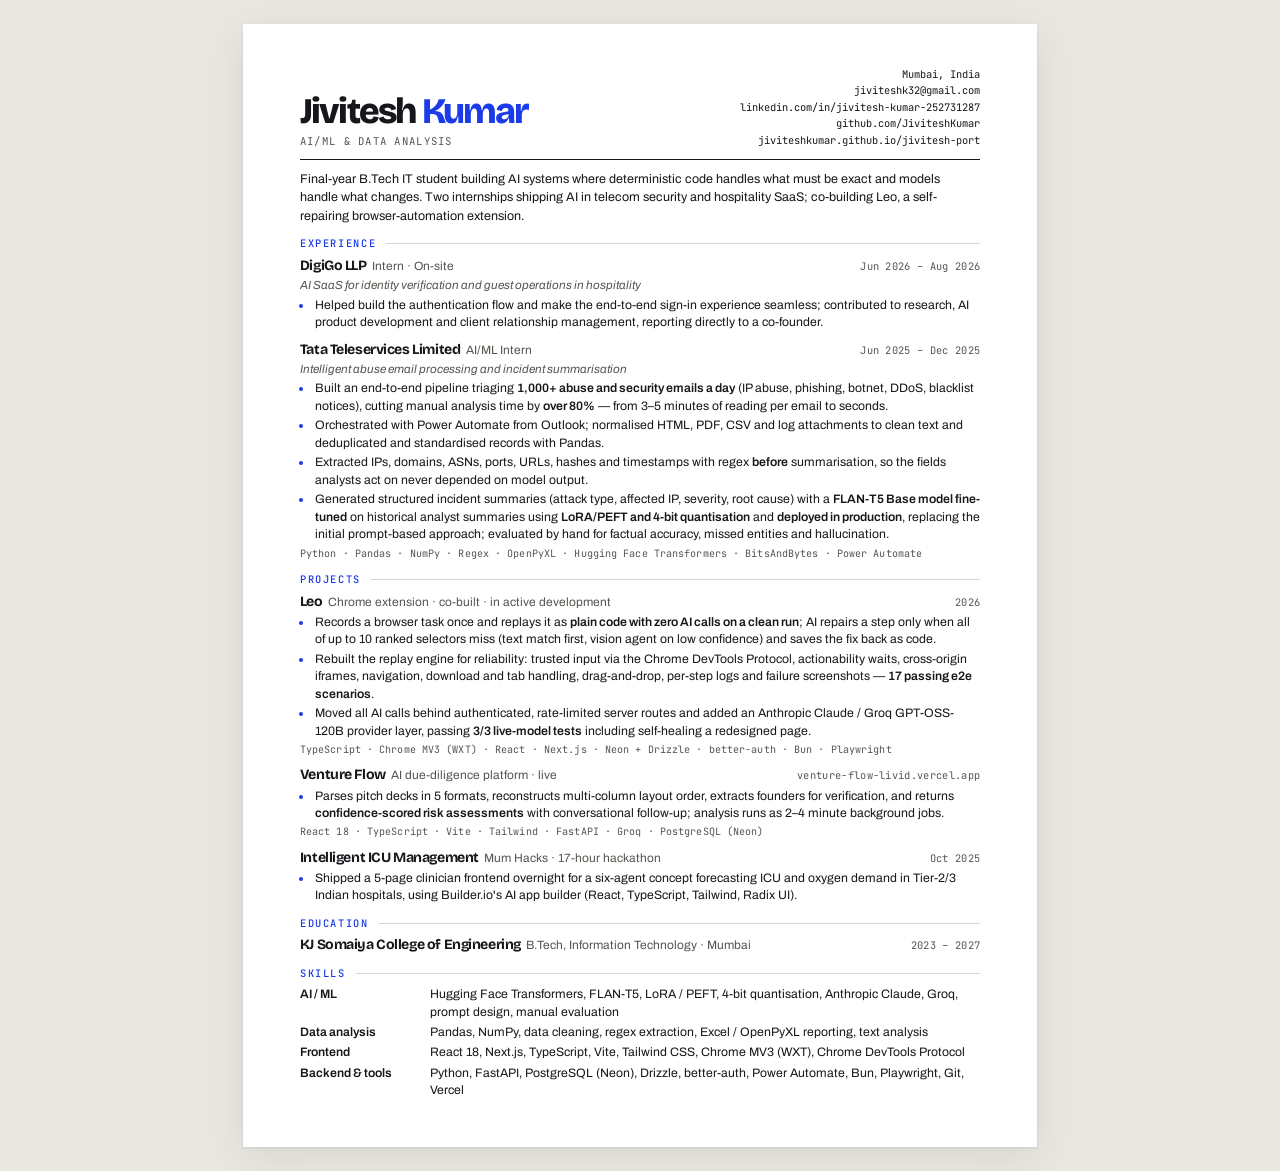
<file: resume/index.html>
<!doctype html>
<html lang="en">
<head>
<meta charset="utf-8">
<meta name="viewport" content="width=device-width, initial-scale=1, minimum-scale=1">
<title>Jivitesh Kumar — Résumé</title>
<link rel="preconnect" href="https://fonts.googleapis.com">
<link rel="preconnect" href="https://fonts.gstatic.com" crossorigin>
<link rel="stylesheet" href="https://fonts.googleapis.com/css2?family=Bricolage+Grotesque:opsz,wdth,wght@12..96,75..100,600..800&family=Archivo:wdth,wght@62..125,400..700&family=JetBrains+Mono:wght@400;500&display=swap">
<style>
/* Single column, real text, standard headings — reads cleanly for humans and ATS parsers alike.
   Source for resume/Jivitesh-Kumar-Resume.pdf. Regenerate after edits (see README). */
@page{ size: A4; margin: 0; }
:root{
  --ink:#16171B; --muted:#55544F; --line:#D8D5CD; --accent:#1B3BE8;
  --display:"Bricolage Grotesque", Archivo, Helvetica, Arial, sans-serif;
  --sans:"Archivo", "Helvetica Neue", Helvetica, Arial, sans-serif;
  --mono:"JetBrains Mono", ui-monospace, Consolas, monospace;
}
*{ box-sizing:border-box; }
html{ background:#E9E7E1; }
body{
  margin:0; color:var(--ink); font-family:var(--sans);
  font-size:9.2pt; line-height:1.42; -webkit-font-smoothing:antialiased;
  -webkit-print-color-adjust:exact; print-color-adjust:exact;
}
.sheet{
  width:210mm; min-height:297mm; margin:24px auto; background:#fff;
  padding:11mm 15mm 10mm; box-shadow:0 1px 3px rgba(0,0,0,.08), 0 10px 40px rgba(0,0,0,.08);
}
@media print{
  html{ background:#fff; }
  .sheet{ margin:0; box-shadow:none; }
}

/* header */
header{ display:flex; justify-content:space-between; align-items:flex-end; gap:20px; padding-bottom:10px; border-bottom:1.5px solid var(--ink); }
h1{
  margin:0; font-family:var(--display); font-weight:800;
  font-size:27pt; line-height:.86; letter-spacing:-.05em;
}
h1 span{ color:var(--accent); }
.role{ margin:6px 0 0; font-family:var(--mono); font-size:8pt; letter-spacing:.12em; text-transform:uppercase; color:var(--muted); }
.contact{ list-style:none; margin:0; padding:0; text-align:right; font-family:var(--mono); font-size:7.8pt; line-height:1.6; }
.contact a{ color:var(--ink); text-decoration:none; }

.summary{ margin:10px 0 0; font-size:9.4pt; line-height:1.48; max-width:none; }

/* sections */
h2{
  margin:11px 0 5px; font-family:var(--mono); font-weight:500;
  font-size:7.8pt; letter-spacing:.16em; text-transform:uppercase; color:var(--accent);
  display:flex; align-items:center; gap:10px;
}
h2::after{ content:""; flex:1; height:1px; background:var(--line); }

.item{ margin:0 0 8px; break-inside:avoid; }
.item:last-child{ margin-bottom:0; }
.row{ display:flex; justify-content:space-between; align-items:baseline; gap:14px; }
h3{ margin:0; font-family:var(--display); font-weight:700; font-size:10.6pt; letter-spacing:-.03em; }
h3 small{ font-family:var(--sans); font-weight:400; font-size:9pt; letter-spacing:0; color:var(--muted); }
.when{ font-family:var(--mono); font-size:7.8pt; letter-spacing:.03em; color:var(--muted); white-space:nowrap; }
.sub{ margin:1px 0 3px; font-size:8.8pt; color:var(--muted); font-style:italic; }

ul.b{ margin:2px 0 0; padding-left:13px; }
ul.b li{ margin:0 0 2.2px; padding-left:2px; }
ul.b li::marker{ color:var(--accent); }
b{ font-weight:600; }
.stack{ margin:3px 0 0; font-family:var(--mono); font-size:7.6pt; color:var(--muted); letter-spacing:.01em; }

.skills{ display:grid; grid-template-columns:118px 1fr; gap:3px 12px; margin:0; }
.skills dt{ font-weight:600; }
.skills dd{ margin:0; color:var(--ink); }
</style>
</head>
<body>
<main class="sheet">

<header>
  <div>
    <h1>Jivitesh <span>Kumar</span></h1>
    <p class="role">AI/ML &amp; Data Analysis</p>
  </div>
  <ul class="contact">
    <li>Mumbai, India</li>
    <li><a href="mailto:jiviteshk32@gmail.com">jiviteshk32@gmail.com</a></li>
    <li><a href="https://www.linkedin.com/in/jivitesh-kumar-252731287/">linkedin.com/in/jivitesh-kumar-252731287</a></li>
    <li><a href="https://github.com/JiviteshKumar">github.com/JiviteshKumar</a></li>
    <li><a href="https://jiviteshkumar.github.io/jivitesh-port/">jiviteshkumar.github.io/jivitesh-port</a></li>
  </ul>
</header>

<p class="summary">Final-year B.Tech IT student building AI systems where deterministic code handles what must be exact and models handle what changes. Two internships shipping AI in telecom security and hospitality SaaS; co-building Leo, a self-repairing browser-automation extension.</p>

<h2>Experience</h2>

<div class="item">
  <div class="row"><h3>DigiGo LLP <small>&nbsp;Intern · On-site</small></h3><span class="when">Jun 2026 – Aug 2026</span></div>
  <p class="sub">AI SaaS for identity verification and guest operations in hospitality</p>
  <ul class="b">
    <li>Helped build the authentication flow and make the end-to-end sign-in experience seamless; contributed to research, AI product development and client relationship management, reporting directly to a co-founder.</li>
  </ul>
</div>

<div class="item">
  <div class="row"><h3>Tata Teleservices Limited <small>&nbsp;AI/ML Intern</small></h3><span class="when">Jun 2025 – Dec 2025</span></div>
  <p class="sub">Intelligent abuse email processing and incident summarisation</p>
  <ul class="b">
    <li>Built an end-to-end pipeline triaging <b>1,000+ abuse and security emails a day</b> (IP abuse, phishing, botnet, DDoS, blacklist notices), cutting manual analysis time by <b>over 80%</b> &mdash; from 3&ndash;5 minutes of reading per email to seconds.</li>
    <li>Orchestrated with Power Automate from Outlook; normalised HTML, PDF, CSV and log attachments to clean text and deduplicated and standardised records with Pandas.</li>
    <li>Extracted IPs, domains, ASNs, ports, URLs, hashes and timestamps with regex <b>before</b> summarisation, so the fields analysts act on never depended on model output.</li>
    <li>Generated structured incident summaries (attack type, affected IP, severity, root cause) with a <b>FLAN-T5 Base model fine-tuned</b> on historical analyst summaries using <b>LoRA/PEFT and 4-bit quantisation</b> and <b>deployed in production</b>, replacing the initial prompt-based approach; evaluated by hand for factual accuracy, missed entities and hallucination.</li>
  </ul>
  <p class="stack">Python · Pandas · NumPy · Regex · OpenPyXL · Hugging Face Transformers · BitsAndBytes · Power Automate</p>
</div>

<h2>Projects</h2>

<div class="item">
  <div class="row"><h3>Leo <small>&nbsp;Chrome extension · co-built · in active development</small></h3><span class="when">2026</span></div>
  <ul class="b">
    <li>Records a browser task once and replays it as <b>plain code with zero AI calls on a clean run</b>; AI repairs a step only when all of up to 10 ranked selectors miss (text match first, vision agent on low confidence) and saves the fix back as code.</li>
    <li>Rebuilt the replay engine for reliability: trusted input via the Chrome DevTools Protocol, actionability waits, cross-origin iframes, navigation, download and tab handling, drag-and-drop, per-step logs and failure screenshots &mdash; <b>17 passing e2e scenarios</b>.</li>
    <li>Moved all AI calls behind authenticated, rate-limited server routes and added an Anthropic Claude / Groq GPT-OSS-120B provider layer, passing <b>3/3 live-model tests</b> including self-healing a redesigned page.</li>
  </ul>
  <p class="stack">TypeScript · Chrome MV3 (WXT) · React · Next.js · Neon + Drizzle · better-auth · Bun · Playwright</p>
</div>

<div class="item">
  <div class="row"><h3>Venture Flow <small>&nbsp;AI due-diligence platform · live</small></h3><span class="when">venture-flow-livid.vercel.app</span></div>
  <ul class="b">
    <li>Parses pitch decks in 5 formats, reconstructs multi-column layout order, extracts founders for verification, and returns <b>confidence-scored risk assessments</b> with conversational follow-up; analysis runs as 2–4 minute background jobs.</li>
  </ul>
  <p class="stack">React 18 · TypeScript · Vite · Tailwind · FastAPI · Groq · PostgreSQL (Neon)</p>
</div>

<div class="item">
  <div class="row"><h3>Intelligent ICU Management <small>&nbsp;Mum Hacks · 17-hour hackathon</small></h3><span class="when">Oct 2025</span></div>
  <ul class="b">
    <li>Shipped a 5-page clinician frontend overnight for a six-agent concept forecasting ICU and oxygen demand in Tier-2/3 Indian hospitals, using Builder.io's AI app builder (React, TypeScript, Tailwind, Radix UI).</li>
  </ul>
</div>

<h2>Education</h2>
<div class="item">
  <div class="row"><h3>KJ Somaiya College of Engineering <small>&nbsp;B.Tech, Information Technology · Mumbai</small></h3><span class="when">2023 – 2027</span></div>
</div>

<h2>Skills</h2>
<dl class="skills">
  <dt>AI / ML</dt><dd>Hugging Face Transformers, FLAN-T5, LoRA / PEFT, 4-bit quantisation, Anthropic Claude, Groq, prompt design, manual evaluation</dd>
  <dt>Data analysis</dt><dd>Pandas, NumPy, data cleaning, regex extraction, Excel / OpenPyXL reporting, text analysis</dd>
  <dt>Frontend</dt><dd>React 18, Next.js, TypeScript, Vite, Tailwind CSS, Chrome MV3 (WXT), Chrome DevTools Protocol</dd>
  <dt>Backend &amp; tools</dt><dd>Python, FastAPI, PostgreSQL (Neon), Drizzle, better-auth, Power Automate, Bun, Playwright, Git, Vercel</dd>
</dl>

</main>
</body>
</html>
</file>
<file: css/site.css>
/* ═══════════════════════════════════════════════════════════
   Two Grounds — Jivitesh Kumar
   Day: limestone, editorial.  Night: the work.
   The seam between them is the whole idea.
   ═══════════════════════════════════════════════════════════ */

:root{
  /* day tokens — the default ground */
  --bg:        #E9E7E1;
  --surface:   #F4F2EE;
  --fg:        #16171B;
  --muted:     #63625C;
  --line:      #D2CFC7;
  --accent:    #1B3BE8;
  --on-accent: #FFFFFF;

  /* fixed, never flip */
  --night:     #0C0D10;
  --night-up:  #14161B;

  --display: "Bricolage Grotesque", "Archivo", Helvetica, Arial, sans-serif;
  --sans:    "Archivo", "Helvetica Neue", Helvetica, Arial, sans-serif;
  --mono:    "JetBrains Mono", ui-monospace, "SF Mono", Menlo, Consolas, monospace;

  --rail: 210px;
  --pad:  clamp(20px, 4.2vw, 68px);
  --measure: 64ch;
  --ease: cubic-bezier(.4, 0, .2, 1);
  --swap: .75s var(--ease);

  --night-amt: 0;   /* 0..1, driven by scroll */
}

html[data-ground="night"]{
  --bg:        #0C0D10;
  --surface:   #14161B;
  --fg:        #F1F2F4;
  --muted:     #8B8D96;
  --line:      #272A32;
  --accent:    #6D87FF;
  --on-accent: #0C0D10;
}

*, *::before, *::after{ box-sizing: border-box; }

html{ scroll-behavior: smooth; }

body{
  margin: 0;
  background: var(--bg);
  color: var(--fg);
  font-family: var(--sans);
  font-size: 16px;
  line-height: 1.6;
  -webkit-font-smoothing: antialiased;
  text-rendering: optimizeLegibility;
  overflow-x: hidden;
  transition: background-color var(--swap), color var(--swap);
}

::selection{ background: var(--accent); color: var(--on-accent); }

a{ color: inherit; }
:focus-visible{ outline: 2px solid var(--accent); outline-offset: 3px; border-radius: 2px; }

.skip{
  position: absolute; left: -9999px; top: 0; z-index: 200;
  background: var(--accent); color: var(--on-accent);
  padding: 10px 16px; font-family: var(--mono); font-size: 12px;
  letter-spacing: .08em; text-transform: uppercase; text-decoration: none;
}
.skip:focus{ left: 12px; top: 12px; }

/* ── fixed grounds ───────────────────────────────────────── */
.ground{
  position: fixed; inset: 0; z-index: -2;
  background: var(--night);
  opacity: var(--night-amt);
  pointer-events: none;
}
.field{
  position: fixed; inset: 0; z-index: -1;
  width: 100%; height: 100%;
  opacity: 1;
  pointer-events: none;
}

/* ── spine ───────────────────────────────────────────────── */
.spine{
  position: fixed; inset: 0 auto 0 0; width: var(--rail);
  padding: var(--pad) 0 var(--pad) var(--pad);
  display: none; flex-direction: column; justify-content: space-between;
  z-index: 50; color: var(--fg);
  transition: color var(--swap);
}
@media (min-width: 1100px){ .spine{ display: flex; } }

.spine-mark{
  font-family: var(--display); font-weight: 800; font-size: 21px;
  letter-spacing: -.05em; text-decoration: none;
}
.spine nav{ display: flex; flex-direction: column; gap: 8px; }
.spine nav a{
  font-family: var(--mono); font-size: 11px; letter-spacing: .07em;
  text-transform: uppercase; text-decoration: none;
  display: flex; gap: 11px; opacity: .5;
  transition: opacity .2s var(--ease), transform .2s var(--ease);
}
.spine nav a:hover, .spine nav a:focus-visible{ opacity: 1; transform: translateX(3px); }
.spine nav a.on{ opacity: 1; }
.spine nav a.on i{ color: var(--accent); }
.spine nav a i{ font-style: normal; opacity: .6; font-variant-numeric: tabular-nums; }

.clock{
  margin: 0; font-family: var(--mono); font-size: 11px;
  letter-spacing: .05em; opacity: .5; font-variant-numeric: tabular-nums;
}

/* ── shared layout ───────────────────────────────────────── */
main{ position: relative; z-index: 1; }

section, footer{
  max-width: 1420px; margin-inline: auto;
  padding-inline: var(--pad);
  padding-block: clamp(64px, 10vw, 132px);
}
@media (min-width: 1100px){
  section, footer{ padding-left: var(--rail); }
}

.sec-head{
  display: flex; align-items: baseline; gap: 18px; flex-wrap: wrap;
  margin-bottom: clamp(28px, 4.5vw, 56px);
}
.eyebrow{
  font-family: var(--mono); font-size: 11px; letter-spacing: .15em;
  text-transform: uppercase; color: var(--muted); white-space: nowrap;
  transition: color var(--swap);
}

h2{
  font-family: var(--display); font-weight: 700; margin: 0;
  font-size: clamp(2rem, 5vw, 3.8rem); line-height: .95;
  letter-spacing: -.05em; text-wrap: balance;
  font-variation-settings: "wdth" 92;
}
h3{
  font-family: var(--display); font-weight: 700; margin: 0;
  font-size: 1.2rem; line-height: 1.15; letter-spacing: -.035em;
}
p{ margin: 0 0 1em; max-width: var(--measure); }
p:last-child{ margin-bottom: 0; }

.lead{
  font-size: clamp(1.05rem, 1.55vw, 1.32rem);
  line-height: 1.5; letter-spacing: -.017em;
}
.dim{ color: var(--muted); transition: color var(--swap); }

/* placeholder marker — visible on purpose, so nothing ships half-written */
.todo{
  color: var(--accent) !important;
  background: color-mix(in srgb, var(--accent) 9%, transparent);
  box-shadow: inset 0 -1px 0 var(--accent);
  transition: color var(--swap), background-color var(--swap);
}

/* ── 00 · hero ───────────────────────────────────────────── */
.hero{ padding-top: clamp(56px, 10vw, 120px); padding-bottom: clamp(48px, 7vw, 88px); }

.status{
  display: inline-flex; align-items: center; gap: 10px;
  flex-wrap: wrap; max-width: 100%;
  font-family: var(--mono); font-size: 11px; letter-spacing: .11em;
  text-transform: uppercase; color: var(--fg);
  border: 1px solid var(--line); border-radius: 100px;
  padding: 7px 15px 7px 12px; background: var(--surface);
  margin: 0 0 clamp(24px, 3.5vw, 40px);
  transition: background-color var(--swap), border-color var(--swap), color var(--swap);
}
.dot{
  width: 7px; height: 7px; border-radius: 50%; flex: none;
  background: var(--accent);
  animation: pulse 2.6s var(--ease) infinite;
}
@keyframes pulse{ 0%,100%{ opacity: 1; } 50%{ opacity: .35; } }

h1{
  font-family: var(--display); font-weight: 800; margin: 0;
  font-size: clamp(2.9rem, 12.6vw, 10.5rem);
  line-height: .83; letter-spacing: -.06em;
  font-variation-settings: "wdth" 100, "opsz" 96;
}
h1 .line{ display: block; }
h1 .line:last-child{ color: var(--accent); margin-left: .05em; transition: color var(--swap); }

.hero-grid{
  display: grid; gap: clamp(22px, 3.5vw, 52px);
  margin-top: clamp(30px, 4.5vw, 52px); align-items: start;
}
@media (min-width: 860px){ .hero-grid{ grid-template-columns: 1.2fr .8fr; } }

.hero-meta{
  margin: 0; display: flex; flex-direction: column; gap: 12px;
  border-top: 1px solid var(--line); padding-top: 16px;
  transition: border-color var(--swap);
}
.hero-meta div{ display: flex; justify-content: space-between; gap: 18px; }
.hero-meta dt{
  font-family: var(--mono); font-size: 11px; letter-spacing: .11em;
  text-transform: uppercase; color: var(--muted); transition: color var(--swap);
}
.hero-meta dd{
  margin: 0; font-family: var(--mono); font-size: 11.5px;
  text-align: right; letter-spacing: .01em;
}

/* ── ticker ──────────────────────────────────────────────── */
.ticker{
  border-block: 1px solid var(--line); overflow: hidden;
  padding-block: 12px; margin-top: clamp(34px, 5vw, 62px);
  -webkit-mask-image: linear-gradient(90deg, transparent, #000 5%, #000 95%, transparent);
          mask-image: linear-gradient(90deg, transparent, #000 5%, #000 95%, transparent);
  transition: border-color var(--swap);
}
.tape{ display: flex; width: max-content; animation: slide 44s linear infinite; }
.tape ul{ display: flex; gap: 36px; margin: 0; padding: 0 18px; list-style: none; white-space: nowrap; }
.tape li{
  font-family: var(--mono); font-size: 11.5px; letter-spacing: .06em;
  text-transform: uppercase; color: var(--muted); transition: color var(--swap);
}
.tape li b{ color: var(--fg); font-weight: 500; transition: color var(--swap); }
@keyframes slide{ to{ transform: translateX(-50%); } }

/* ── 01 · work (night) ───────────────────────────────────── */
.work{ padding-block: clamp(80px, 12vw, 160px); }

.case{
  display: grid; gap: 0 clamp(20px, 3vw, 48px);
  grid-template-columns: 1fr;
  padding-block: clamp(38px, 6vw, 76px);
  border-top: 1px solid var(--line);
  transition: border-color var(--swap);
}
.case:first-of-type{ border-top: 0; padding-top: 0; }
@media (min-width: 900px){ .case{ grid-template-columns: 92px 1fr; } }

.case-no{
  display: flex; gap: 14px; align-items: baseline;
  font-family: var(--mono); font-size: 11px; letter-spacing: .1em;
  color: var(--muted); margin-bottom: 14px; transition: color var(--swap);
}
@media (min-width: 900px){
  .case-no{ flex-direction: column; gap: 6px; margin-bottom: 0; padding-top: 7px; }
}
.case-no span:first-child{ color: var(--accent); transition: color var(--swap); }

.case h3{
  font-size: clamp(1.9rem, 5.2vw, 3.6rem); line-height: .92;
  letter-spacing: -.052em; font-weight: 800; margin-bottom: 6px;
}
.case-kicker{
  font-family: var(--mono); font-size: 12px; letter-spacing: .1em;
  text-transform: uppercase; color: var(--muted);
  margin: 0 0 clamp(18px, 2.5vw, 28px); transition: color var(--swap);
}
.case-prose p{ margin-bottom: .85em; color: var(--muted); transition: color var(--swap); }
.case-prose b{ color: var(--fg); font-weight: 600; transition: color var(--swap); }

.metrics{
  list-style: none; margin: clamp(22px, 3vw, 32px) 0 0; padding: 0;
  display: grid; grid-template-columns: repeat(2, 1fr); gap: 1px;
  background: var(--line); border: 1px solid var(--line);
  transition: background-color var(--swap), border-color var(--swap);
}
@media (min-width: 720px){ .metrics{ grid-template-columns: repeat(4, 1fr); } }
.metrics li{
  background: var(--bg); padding: 14px 16px;
  display: flex; flex-direction: column; gap: 6px;
  transition: background-color var(--swap);
}
.metrics span{
  font-family: var(--mono); font-size: 10px; letter-spacing: .11em;
  text-transform: uppercase; color: var(--muted); transition: color var(--swap);
}
.metrics b{
  font-family: var(--display); font-weight: 700; font-size: 1.6rem;
  letter-spacing: -.045em; font-variant-numeric: tabular-nums; line-height: 1;
}
.metrics b i{ font-style: normal; font-size: .55em; margin-left: 1px; }

.tags{ list-style: none; display: flex; flex-wrap: wrap; gap: 7px; margin: 20px 0 0; padding: 0; }
.tags li{
  font-family: var(--mono); font-size: 10.5px; letter-spacing: .07em;
  text-transform: uppercase; color: var(--muted);
  border: 1px solid var(--line); border-radius: 100px; padding: 4px 11px;
  transition: color var(--swap), border-color var(--swap);
}

.case-links{ display: flex; flex-wrap: wrap; gap: 22px; margin-top: 22px; }
.case-links a{
  font-family: var(--mono); font-size: 12px; letter-spacing: .08em;
  text-transform: uppercase; text-decoration: none; color: var(--accent);
  padding-bottom: 3px; border-bottom: 1px solid transparent;
  transition: border-color .2s var(--ease), color var(--swap);
}
.case-links a:hover{ border-bottom-color: var(--accent); }

/* ── 02 · method ─────────────────────────────────────────── */
.method-grid{ display: grid; gap: clamp(26px, 4vw, 60px); }
@media (min-width: 900px){ .method-grid{ grid-template-columns: .85fr 1.15fr; } }
.principles{ display: grid; gap: clamp(20px, 2.6vw, 30px); }
.principles div{ border-top: 1px solid var(--line); padding-top: 14px; transition: border-color var(--swap); }
.principles h3{ font-size: 1.05rem; margin-bottom: 7px; }
.principles p{ color: var(--muted); font-size: 15px; line-height: 1.6; transition: color var(--swap); }

/* ── 03 · record ─────────────────────────────────────────── */
.roles{ list-style: none; margin: 0; padding: 0; border-top: 1px solid var(--line); transition: border-color var(--swap); }
.roles > li{
  display: grid; gap: 6px 0;
  padding-block: clamp(20px, 3vw, 32px);
  border-bottom: 1px solid var(--line); transition: border-color var(--swap);
}
@media (min-width: 820px){
  .roles > li{ grid-template-columns: 190px 1fr; gap: 0 clamp(24px, 4vw, 56px); align-items: start; }
}
.when{
  font-family: var(--mono); font-size: 11.5px; letter-spacing: .08em;
  text-transform: uppercase; color: var(--muted); margin: 0;
  transition: color var(--swap);
}
.roles h3{ font-size: 1.3rem; margin-bottom: 3px; }
.role-title{
  font-family: var(--mono); font-size: 11.5px; letter-spacing: .09em;
  text-transform: uppercase; color: var(--accent); margin: 0 0 10px;
  transition: color var(--swap);
}
.role-desc{ color: var(--muted); font-size: 15px; transition: color var(--swap); }

/* ── 04 · toolkit ────────────────────────────────────────── */
.tk-grid{ display: grid; gap: 1px; background: var(--line); border: 1px solid var(--line); transition: background-color var(--swap), border-color var(--swap); }
@media (min-width: 700px){ .tk-grid{ grid-template-columns: repeat(2, 1fr); } }
@media (min-width: 1080px){ .tk-grid{ grid-template-columns: repeat(4, 1fr); } }
.tk{ background: var(--bg); padding: clamp(18px, 2.2vw, 26px); transition: background-color var(--swap); }
.tk h3{ font-size: 1.02rem; margin-bottom: 14px; }
.tk ul{ list-style: none; margin: 0; padding: 0; display: flex; flex-direction: column; gap: 7px; }
.tk li{
  font-family: var(--mono); font-size: 12px; letter-spacing: .03em;
  color: var(--muted); transition: color var(--swap);
}

/* ── 05 · hire ───────────────────────────────────────────── */
.hire-grid{ display: grid; gap: clamp(26px, 4vw, 56px); }
@media (min-width: 900px){ .hire-grid{ grid-template-columns: .8fr 1.2fr; } }
.services{ list-style: none; margin: 0; padding: 0; display: grid; gap: 1px; background: var(--line); border: 1px solid var(--line); transition: background-color var(--swap), border-color var(--swap); }
.services li{ background: var(--bg); padding: clamp(20px, 2.6vw, 30px); transition: background-color var(--swap); }
.s-no{
  font-family: var(--mono); font-size: 11px; letter-spacing: .1em;
  color: var(--accent); display: block; margin-bottom: 10px;
  transition: color var(--swap);
}
.services h3{ font-size: 1.16rem; margin-bottom: 8px; }
.services p{ color: var(--muted); font-size: 15px; transition: color var(--swap); }
.hire-note{
  margin-top: clamp(24px, 3.5vw, 36px); padding-top: 16px;
  border-top: 1px solid var(--line); color: var(--muted);
  font-size: 15px; max-width: 72ch; transition: border-color var(--swap), color var(--swap);
}

/* ── 06 · contact (night) ────────────────────────────────── */
.contact{ padding-block: clamp(80px, 11vw, 150px); }
.contact-lead{ font-size: clamp(1.05rem, 1.6vw, 1.3rem); color: var(--muted); margin-bottom: clamp(26px, 3.5vw, 40px); transition: color var(--swap); }

.contact-actions{ display: flex; flex-wrap: wrap; align-items: center; gap: 14px; }
.mail{
  font-family: var(--display); font-weight: 800;
  font-size: clamp(1.5rem, 5.4vw, 4rem); line-height: 1;
  letter-spacing: -.055em; text-decoration: none; color: var(--fg);
  border-bottom: 2px solid transparent; word-break: break-word;
  transition: color .2s var(--ease), border-color .2s var(--ease);
}
.mail:hover{ color: var(--accent); border-bottom-color: var(--accent); }
.copy{
  font-family: var(--mono); font-size: 11px; letter-spacing: .11em;
  text-transform: uppercase; cursor: pointer;
  background: none; color: var(--fg);
  border: 1px solid var(--line); border-radius: 100px; padding: 8px 16px;
  transition: background-color .2s var(--ease), color .2s var(--ease), border-color var(--swap);
}
.copy:hover{ background: var(--accent); color: var(--on-accent); border-color: var(--accent); }

.elsewhere{
  list-style: none; display: flex; flex-wrap: wrap; gap: 26px;
  margin: clamp(34px, 5vw, 56px) 0 0; padding-top: 20px;
  border-top: 1px solid var(--line); transition: border-color var(--swap);
}
.elsewhere a{
  font-family: var(--mono); font-size: 12px; letter-spacing: .09em;
  text-transform: uppercase; text-decoration: none; color: var(--muted);
  transition: color .2s var(--ease);
}
.elsewhere a:hover{ color: var(--accent); }

/* ── colophon ────────────────────────────────────────────── */
footer{
  padding-block: 26px clamp(38px, 6vw, 70px);
  border-top: 1px solid var(--line);
  display: flex; justify-content: space-between; flex-wrap: wrap; gap: 14px;
  transition: border-color var(--swap);
}
footer p{
  margin: 0; font-family: var(--mono); font-size: 11px;
  letter-spacing: .07em; text-transform: uppercase; color: var(--muted);
  transition: color var(--swap);
}

/* ── motion & entrance ───────────────────────────────────── */
/* Everything is visible at rest. Reveal only nudges position. */
.rise{ transform: translateY(14px); opacity: .001; transition: transform .8s var(--ease), opacity .8s var(--ease); }
.rise.in{ transform: none; opacity: 1; }


/* ═══ v2 components ═════════════════════════════════════ */

/* case status line */
.case-state{
  color: var(--fg) !important; opacity: .85;
  font-size: 10px; letter-spacing: .12em; text-transform: uppercase;
}

/* smaller case for the hackathon build */
.case.compact h3{ font-size: clamp(1.6rem, 3.8vw, 2.6rem); }

/* Leo roadmap — a real sequence, so it's numbered */
.roadmap{
  margin-top: clamp(26px, 3.5vw, 38px);
  border-top: 1px solid var(--line); padding-top: 16px;
  transition: border-color var(--swap);
}
.roadmap-head{
  font-family: var(--mono); font-size: 11px; letter-spacing: .14em;
  text-transform: uppercase; color: var(--accent); margin: 0 0 14px;
  transition: color var(--swap);
}
.roadmap ol{
  list-style: none; margin: 0; padding: 0; counter-reset: rm;
  display: grid; gap: 14px 32px;
}
@media (min-width: 900px){ .roadmap ol{ grid-template-columns: repeat(2, 1fr); } }
.roadmap li{
  counter-increment: rm; position: relative; padding-left: 30px;
  font-size: 14.5px; line-height: 1.58; color: var(--muted);
  transition: color var(--swap);
}
.roadmap li::before{
  content: counter(rm, decimal-leading-zero);
  position: absolute; left: 0; top: 2px;
  font-family: var(--mono); font-size: 10.5px; color: var(--muted); letter-spacing: .04em;
}
.roadmap b{ color: var(--fg); font-weight: 600; transition: color var(--swap); }

/* the one-line thesis */
.pull{
  font-family: var(--display); font-weight: 700;
  font-size: clamp(1.25rem, 2.4vw, 1.85rem); line-height: 1.12;
  letter-spacing: -.035em; text-wrap: balance; max-width: 30ch;
  margin: clamp(28px, 4vw, 44px) 0 0; padding-left: 18px;
  border-left: 2px solid var(--accent);
  transition: border-color var(--swap);
}

/* featured record entries carry more */
.roles > li.featured h3{ font-size: clamp(1.4rem, 2.6vw, 1.9rem); letter-spacing: -.045em; }
.role-desc.note{ font-size: 14px; margin-top: 18px; }
.roles .metrics{ margin-top: 20px; }

/* Tata pipeline — the order of stages is the information */
.pipeline-wrap{ overflow-x: auto; margin-top: 22px; padding-bottom: 4px; }
.pipeline{
  list-style: none; margin: 0; padding: 0;
  display: flex; min-width: max-content;
  border: 1px solid var(--line); background: var(--surface);
  transition: border-color var(--swap), background-color var(--swap);
}
.pipeline li{
  position: relative; padding: 12px 26px 12px 16px;
  display: flex; flex-direction: column; gap: 3px;
  border-right: 1px solid var(--line);
  transition: border-color var(--swap);
}
.pipeline li:last-child{ border-right: 0; padding-right: 16px; }
.pipeline li:not(:last-child)::after{
  content: "\2192"; position: absolute; right: 7px; top: 50%;
  transform: translateY(-50%); font-size: 12px; color: var(--muted);
}
.pipeline span{
  font-family: var(--display); font-weight: 700; font-size: .95rem;
  letter-spacing: -.025em; white-space: nowrap;
}
.pipeline em{
  font-style: normal; font-family: var(--mono); font-size: 10px;
  letter-spacing: .06em; text-transform: uppercase; color: var(--muted);
  white-space: nowrap; transition: color var(--swap);
}
.pipeline li.key{ background: color-mix(in srgb, var(--accent) 8%, transparent); }
.pipeline li.key span{ color: var(--accent); transition: color var(--swap); }

/* book a call */
.book{
  margin-top: clamp(26px, 3.5vw, 40px); padding-top: 18px;
  border-top: 1px solid var(--line);
  display: flex; flex-wrap: wrap; align-items: center; justify-content: space-between; gap: 18px 34px;
  transition: border-color var(--swap);
}
.book p{ color: var(--muted); font-size: 15px; max-width: 62ch; margin: 0; transition: color var(--swap); }
.book-btn{
  display: inline-flex; align-items: center; gap: 10px; flex: none;
  font-family: var(--mono); font-size: 12px; letter-spacing: .1em; text-transform: uppercase;
  text-decoration: none; background: var(--accent); color: var(--on-accent);
  padding: 13px 20px; border-radius: 100px;
  transition: transform .2s var(--ease), background-color var(--swap);
}
.book-btn:hover{ transform: translateY(-2px); }

/* active project — a live pulse, not a "Live" claim */
.case-state.live{
  display: inline-flex; align-items: center; gap: 7px;
  color: var(--accent) !important; opacity: 1;
  transition: color var(--swap);
}
.case-state.live i{
  width: 7px; height: 7px; border-radius: 50%; flex: none;
  background: currentColor;
  box-shadow: 0 0 0 0 currentColor;
  animation: pulse 2.6s var(--ease) infinite;
}

/* ═══ v3 — storyboard, cursor, motion ═══════════════════ */
:root{
  --intl: "Nirmala UI", "Noto Sans Devanagari", "Noto Sans Tamil", "Latha", "Yu Gothic UI", "Hiragino Sans", "Meiryo", "Malgun Gothic", "Apple SD Gothic Neo", "Microsoft YaHei", "PingFang SC", "Segoe UI", "Noto Sans", sans-serif;
  --sev: #C2410C;
  --out: cubic-bezier(.2, .75, .1, 1);
}
html.intro-lock{ overflow: hidden; }
html.has-cursor, html.has-cursor *{ cursor: none !important; }

/* ── intro: hello, in thirteen languages ── */
.intro{
  position: fixed; inset: 0; z-index: 10000;
  background: #16171B; color: #F1F2F4;
  display: grid; place-items: center;
  transition: transform .85s cubic-bezier(.76, 0, .24, 1);
}
.intro.out{ transform: translateY(-101%); }
.intro-word{
  margin: 0; max-width: none;
  display: flex; align-items: center; gap: .38em;
  font-family: "Bricolage Grotesque", var(--intl);
  font-weight: 700; font-size: clamp(2.4rem, 7vw, 5rem);
  letter-spacing: -.04em; line-height: 1.15;
}
.intro-word::before{ content: ""; width: .2em; height: .2em; border-radius: 50%; background: #6D87FF; flex: none; }
.intro-lang{
  position: absolute; left: 50%; bottom: clamp(30px, 7vh, 64px); transform: translateX(-50%);
  margin: 0; font-family: var(--mono); font-size: 11px; letter-spacing: .16em;
  text-transform: uppercase; color: #8B8D96;
}
.intro-bar{
  position: absolute; left: 0; right: 0; bottom: 0; height: 2px;
  background: #6D87FF; transform-origin: left; transform: scaleX(0);
  transition: transform .12s linear;
}

/* ── cursor ── */
.cursor{ position: fixed; left: 0; top: 0; z-index: 9999; pointer-events: none; transition: opacity .25s ease; }
.cursor.is-hidden{ opacity: 0; }
.c-dot, .c-ring{ position: fixed; left: 0; top: 0; border-radius: 50%; pointer-events: none; will-change: transform; }
.c-dot{ width: 7px; height: 7px; margin: -3.5px 0 0 -3.5px; background: var(--accent); transition: opacity .2s ease, background-color var(--swap); }
.c-ring{
  width: 38px; height: 38px; margin: -19px 0 0 -19px;
  border: 1px solid color-mix(in srgb, var(--fg) 42%, transparent);
  display: grid; place-items: center;
  transition: width .38s var(--out), height .38s var(--out), margin .38s var(--out), background-color .3s ease, border-color .3s ease;
}
.c-label{
  font-family: var(--mono), var(--intl); font-size: 10px; letter-spacing: .12em;
  text-transform: uppercase; white-space: nowrap; color: var(--fg);
  opacity: 0; transition: opacity .2s ease;
}
.cursor.is-link .c-ring{
  width: 78px; height: 78px; margin: -39px 0 0 -39px;
  background: var(--accent); border-color: var(--accent);
}
.cursor.is-link .c-label{ opacity: 1; color: var(--on-accent); }
.cursor.is-link .c-dot, .cursor.is-name .c-dot{ opacity: 0; }
.cursor.is-name .c-ring{ width: 128px; height: 128px; margin: -64px 0 0 -64px; border-color: var(--accent); }
.cursor.is-name .c-label{
  opacity: 1; font-family: "Bricolage Grotesque", var(--intl);
  font-size: 17px; font-weight: 700; letter-spacing: -.01em; text-transform: none; color: var(--accent);
}

/* ── hero letters ── */
h1 .ch{ display: inline-block; }
h1.enter .line{ overflow: hidden; padding-block: .05em; margin-block: -.05em; }
h1.enter .ch{ transform: translate3d(0, 110%, 0); }
h1.enter.go .ch{ transform: none; transition: transform 1.05s var(--out) calc(var(--ci) * 36ms); }
.tape.js{ animation: none; will-change: transform; }

/* ── spine meter ── */
.spine-foot{ display: flex; flex-direction: column; gap: 12px; }
.meter{ width: 1px; height: 88px; position: relative; overflow: hidden; background: var(--line); transition: background-color var(--swap); }
.meter span{ position: absolute; inset: 0; background: var(--accent); transform-origin: top; transform: scaleY(0); }
.dir{ margin: 0; font-family: var(--mono); font-size: 11px; letter-spacing: .06em; opacity: .5; font-variant-numeric: tabular-nums; }

/* ── 01 · storyboard ── */
.story-head{ margin-bottom: 0; }
.story-grid{ display: grid; gap: clamp(26px, 4vw, 56px); align-items: center; margin-top: clamp(26px, 4vw, 44px); }
@media (min-width: 900px){ .story-grid{ grid-template-columns: minmax(0, .8fr) minmax(0, 1.2fr); } }

.captions{ list-style: none; margin: 0; padding: 0; display: grid; gap: clamp(22px, 3vw, 34px); }
.cap-no{ font-family: var(--mono); font-size: 11px; letter-spacing: .14em; text-transform: uppercase; color: var(--accent); }
.cap h3{ font-size: clamp(1.5rem, 2.9vw, 2.4rem); line-height: 1; letter-spacing: -.05em; font-weight: 800; margin: 12px 0 14px; text-wrap: balance; }
.cap p{ color: var(--muted); font-size: 15.5px; line-height: 1.6; max-width: 46ch; }

.machine-wrap{ margin: 0; display: flex; flex-direction: column; align-items: center; gap: 10px; min-width: 0; }
.machine-wrap figcaption{ font-family: var(--mono); font-size: 10.5px; letter-spacing: .04em; color: var(--muted); text-align: center; max-width: 62ch; }

/* no-JS default: every frame shown in its finished state */
.machine{
  --f1: 1; --f2: 1; --f3: 1; --f4: 1;
  position: relative; width: min(100%, 640px); aspect-ratio: 44 / 36;
  container-type: inline-size;
}
.machine > *{ position: absolute; margin: 0; font-size: calc(100cqw / 44); }

.ghost{
  left: 2.2em; top: 2em; width: 24.4em; height: 20.6em;
  background: var(--surface); border: 1px solid var(--line); border-radius: .4em;
  transform-origin: 15% 95%;
}
.g1{ transform: rotate(calc(-2deg - var(--f1) * 3.5deg)) translate(calc(var(--f1) * -.3em), calc(var(--f1) * -.2em)); opacity: calc((1 - var(--f2)) * .95); }
.g2{ transform: rotate(calc(-4deg - var(--f1) * 7deg)) translate(calc(var(--f1) * -.6em), calc(var(--f1) * -.4em)); opacity: calc((1 - var(--f2)) * .7); }

.m-card{
  left: 1.5em; top: 1.5em; width: 25em; height: 21em; overflow: hidden;
  padding: 1.15em 1.25em;
  background: var(--surface); border: 1px solid var(--line); border-radius: .4em;
  box-shadow: 0 .7em 1.8em rgba(22, 23, 27, .08);
  transform: translate(calc(var(--f3) * -.5em), calc((1 - var(--f1)) * 1.8em));
  opacity: calc((.35 + var(--f1) * .65) * (1 - var(--f3) * .45));
}
.m-card p{ margin: 0 0 .6em; max-width: none; font-family: var(--mono); font-size: .72em; line-height: 1.55; color: var(--fg); }
.m-card .m-head span{ display: inline-block; width: 3.4em; color: var(--muted); }
.m-card .m-head:nth-child(2){ padding-bottom: .7em; margin-bottom: .8em; border-bottom: 1px solid var(--line); }
.m-card .m-noise{
  color: var(--muted); opacity: calc(1 - var(--f2) * .72);
  text-decoration: line-through; text-decoration-color: transparent;
  transition: text-decoration-color .4s ease;
}
.machine.s2 .m-card .m-noise{ text-decoration-color: var(--accent); }
.m-card mark{ position: relative; z-index: 0; background: none; color: inherit; padding: 0 .12em; transition: color .35s ease; }
.m-card mark::before{ content: ""; position: absolute; inset: -.1em -.02em; z-index: -1; border-radius: .22em; background: var(--accent); opacity: calc(var(--f2) * .15); }
.machine.s2 .m-card mark{ color: var(--accent); font-weight: 500; }

.count{
  left: 18.6em; top: .5em; z-index: 3; padding: .4em .8em;
  background: var(--accent); color: #fff; border-radius: 10em;
  transform: rotate(5deg) scale(calc(.85 + var(--f1) * .15));
  opacity: calc(var(--f1) * (1 - var(--f2)));
}
.count span{ font-family: var(--mono); font-size: .66em; letter-spacing: .1em; text-transform: uppercase; white-space: nowrap; }

.json{
  left: 27.4em; top: 4.4em; width: 15.4em; padding: 1em 1.15em 1.1em;
  background: #16171B; color: #E6E8EE; border-radius: .4em;
  box-shadow: 0 .9em 2.2em rgba(22, 23, 27, .2);
  opacity: var(--f2); transform: translateX(calc((1 - var(--f2)) * 1.8em));
}
.obj-label{ margin: 0 0 .7em; max-width: none; font-family: var(--mono); font-size: .62em; letter-spacing: .14em; text-transform: uppercase; color: #8EA2FF; }
.json .j, .json .br{ font-family: var(--mono); font-size: .7em; line-height: 1.75; white-space: nowrap; overflow: hidden; text-overflow: ellipsis; }
.json .j{ padding-left: 1.2em; opacity: clamp(0, calc(var(--f2) * 7 - var(--i) - 1), 1); }
.jk{ color: #8EA2FF; }

.wires{ left: 0; top: 0; width: 100%; height: 100%; overflow: visible; pointer-events: none; }
.wires path{ fill: none; stroke: var(--accent); stroke-width: .1; stroke-linecap: round; stroke-dasharray: 1 1; }
.wires .w1{ stroke-dashoffset: calc(1 - var(--f2)); opacity: calc(var(--f2) * 20); }
.wires .w2{ stroke-dashoffset: calc(1 - var(--f3)); opacity: calc(var(--f3) * 20); }

.model{
  left: 1.5em; top: 25.2em; display: flex; align-items: center; gap: .6em;
  padding: .6em 1.1em; background: var(--surface);
  border: 1px solid var(--line); border-radius: 10em;
  opacity: calc(.2 + var(--f3) * .8);
  box-shadow: 0 0 0 calc(var(--f3) * .45em) rgba(27, 59, 232, .12);
}
.model i{ width: .6em; height: .6em; border-radius: 50%; background: var(--accent); flex: none; }
.machine.s3 .model i{ animation: pulse 1.1s ease-in-out infinite; }
.model span{ font-family: var(--mono); font-size: .7em; letter-spacing: .1em; text-transform: uppercase; white-space: nowrap; }

.sum{ left: 1.5em; top: 29.1em; width: 25em; opacity: clamp(0, calc(var(--f3) * 3 - .3), 1); }
.sum-label{ display: block; margin-bottom: .45em; font-family: var(--mono); font-size: .6em; letter-spacing: .14em; text-transform: uppercase; color: var(--accent); }
.sum-text{ font-family: var(--display); font-weight: 600; font-size: 1em; line-height: 1.32; letter-spacing: -.02em; }
.caret{ display: inline-block; width: .09em; height: 1em; margin-left: .1em; vertical-align: -.14em; background: var(--accent); animation: blink 1s steps(1) infinite; }
@keyframes blink{ 50%{ opacity: 0; } }

.inc{
  left: 28.1em; top: 20.6em; width: 14.4em; padding: 1em 1.15em;
  background: var(--surface); border: 1px solid var(--line); border-radius: .4em;
  box-shadow: 0 1.1em 2.6em rgba(22, 23, 27, .16);
  opacity: var(--f4);
  transform: translateY(calc((1 - var(--f4)) * 2.4em)) rotate(calc((1 - var(--f4)) * 3deg));
}
.inc-id{ margin: 0 0 .7em; max-width: none; font-family: var(--mono); font-size: .64em; letter-spacing: .1em; color: var(--muted); }
.inc dl{ margin: 0; display: grid; gap: .38em; }
.inc dl div{ display: flex; justify-content: space-between; gap: .6em; padding-bottom: .38em; border-bottom: 1px solid var(--line); font-size: .74em; }
.inc dt{ font-family: var(--mono); font-size: .86em; letter-spacing: .06em; text-transform: uppercase; color: var(--muted); }
.inc dd{ margin: 0; font-weight: 600; text-align: right; }
.inc .sev{ color: var(--sev); }
.inc-foot{ margin: .75em 0 0; max-width: none; font-family: var(--mono); font-size: .62em; letter-spacing: .12em; text-transform: uppercase; color: var(--accent); }

.board{ display: none; }
.frame{
  appearance: none; border: 0; margin: 0; background: var(--bg); color: var(--fg);
  font: inherit; text-align: left; cursor: pointer;
  padding: 11px 14px 12px;
  display: grid; grid-template-columns: auto 1fr; gap: 4px 10px; align-items: baseline;
}
.fr-no{ font-family: var(--mono); font-size: 10.5px; letter-spacing: .08em; color: var(--muted); }
.fr-name{ font-family: var(--display); font-weight: 700; font-size: .98rem; letter-spacing: -.02em; transition: color .2s ease; }
.fr-bar{ grid-column: 1 / -1; height: 2px; margin-top: 6px; position: relative; overflow: hidden; background: var(--line); }
.fr-bar i{ position: absolute; inset: 0; background: var(--accent); transform-origin: left; transform: scaleX(var(--b, 0)); }
.frame.on .fr-no{ color: var(--accent); }
.frame:hover .fr-name{ color: var(--accent); }

/* JS on: the stage pins and scroll drives the frames */
.story.pinned{ height: 460vh; height: 460svh; max-width: none; padding: 0; }
.story.pinned .story-stage{
  position: sticky; top: 0; overflow: hidden;
  height: 100vh; height: 100svh; height: 100dvh;   /* dvh tracks the phone's browser bars */
  max-width: 1420px; margin-inline: auto;
  padding: clamp(24px, 5vh, 60px) var(--pad) clamp(16px, 3vh, 30px);
  display: flex; flex-direction: column; gap: clamp(14px, 2.6vh, 28px);
}
@media (min-width: 1100px){ .story.pinned .story-stage{ padding-left: var(--rail); } }
.story.pinned .story-grid{ flex: 1; min-height: 0; margin-top: 0; }
.story.pinned .captions{ grid-template-areas: "c"; gap: 0; }
.story.pinned .cap{ grid-area: c; opacity: 0; transform: translateY(16px); transition: opacity .5s var(--ease), transform .6s var(--out); }
.story.pinned .cap.on{ opacity: 1; transform: none; }
.story.pinned .machine{ width: min(100%, 660px, calc((100dvh - 320px) * 1.2222)); }
.story.pinned .board{ display: grid; grid-template-columns: repeat(4, 1fr); gap: 1px; background: var(--line); border: 1px solid var(--line); }
@media (max-width: 899px){
  .story.pinned .story-grid{ align-content: start; gap: 18px; }
  /* phones: crop to the object this frame is about, at readable size */
  .story.pinned .machine-wrap{ position: relative; display: block; flex: 1; min-height: 30dvh; width: 100%; overflow: hidden; }
  .story.pinned .machine{ position: absolute; left: 0; top: 0; width: 175%; max-width: none; transform-origin: 0 0; transition: transform .55s var(--out); }
  .story.pinned .machine-wrap figcaption{ position: absolute; left: 0; right: 0; bottom: 0; margin: 0; padding: 5px 0 3px; background: var(--bg); border-top: 1px solid var(--line); font-size: 9.5px; line-height: 1.35; }
  .story.pinned .cap p{ font-size: 14px; }
  .story.pinned .cap h3{ margin: 8px 0 8px; }
  .frame{ padding: 9px 10px 10px; }
  .fr-name{ font-size: .85rem; }
}

/* ── case reading rail ── */
.case-rail{ display: none; }
@media (min-width: 900px){
  .case-no{ position: sticky; top: 22vh; align-self: start; }
  .case-rail{ display: block; position: relative; width: 1px; height: 140px; margin-top: 16px; overflow: hidden; background: var(--line); transition: background-color var(--swap); }
  .case-rail i{ position: absolute; inset: 0; background: var(--accent); transform-origin: top; transform: scaleY(var(--cp, 0)); }
}

/* ── scroll band ── */
.band{ position: relative; z-index: 1; overflow: hidden; padding-block: clamp(26px, 4vw, 52px); border-block: 1px solid var(--line); transition: border-color var(--swap); }
.band-track{ display: flex; width: max-content; will-change: transform; }
.band-track span{
  font-family: var(--display); font-weight: 800; font-size: clamp(3rem, 9.5vw, 8.8rem);
  line-height: .95; letter-spacing: -.055em; white-space: nowrap; color: var(--fg);
  transition: color var(--swap);
}
.band-track span::after{ content: "\00a0\2014\00a0"; color: var(--accent); -webkit-text-stroke: 0; }
.band-track span.o{ color: transparent; -webkit-text-stroke: 1.4px var(--fg); }

/* ── spotlight that follows the pointer ── */
[data-spot]{ position: relative; isolation: isolate; }
[data-spot]::after{
  content: ""; position: absolute; inset: 0; z-index: -1; pointer-events: none;
  opacity: 0; transition: opacity .35s ease;
  background: radial-gradient(260px circle at var(--mx, 50%) var(--my, 50%), rgba(27, 59, 232, .10), transparent 70%);
}
html[data-ground="night"] [data-spot]::after{ background: radial-gradient(260px circle at var(--mx, 50%) var(--my, 50%), rgba(109, 135, 255, .16), transparent 70%); }
[data-spot]:hover::after{ opacity: 1; }

/* ── headings rise word by word ── */
.split .w{ display: inline-block; overflow: hidden; vertical-align: top; padding-bottom: .16em; margin-bottom: -.16em; }
.split .wi{ display: inline-block; transform: translate3d(0, 110%, 0); transition: transform .95s var(--out); transition-delay: calc(var(--d) * 55ms); }
.split.in .wi{ transform: none; }

/* ── contact hello ── */
.hello{ display: flex; align-items: baseline; flex-wrap: wrap; gap: 14px; max-width: none; margin: 0 0 clamp(16px, 2.5vw, 26px); }
.hello-word{
  display: inline-block; font-family: "Bricolage Grotesque", var(--intl);
  font-weight: 700; font-size: clamp(1.9rem, 4.4vw, 3.2rem); letter-spacing: -.03em; line-height: 1.15;
  color: var(--accent); transition: transform .4s var(--out), opacity .3s ease, color var(--swap);
}
.hello-word.swap{ transform: translateY(-35%); opacity: 0; }
.hello-lang{ font-family: var(--mono); font-size: 11px; letter-spacing: .14em; text-transform: uppercase; color: var(--muted); transition: color var(--swap); }

/* ── calm: the device asks for less motion (unless the visitor turned it on),
      or the visitor turned it off ── */
@media (prefers-reduced-motion: reduce){
  html:not(.motion){ scroll-behavior: auto; }
  html:not(.motion) *, html:not(.motion) *::before, html:not(.motion) *::after{ animation-duration: .001ms !important; animation-iteration-count: 1 !important; transition-duration: .001ms !important; }
  html:not(.motion) .rise{ transform: none; opacity: 1; }
  html:not(.motion) .field, html:not(.motion) .intro{ display: none; }
  html:not(.motion) .split .wi, html:not(.motion) h1.enter .ch, html:not(.motion) .band-track{ transform: none !important; }
}
html.calm{ scroll-behavior: auto; }
html.calm *, html.calm *::before, html.calm *::after{ animation-duration: .001ms !important; animation-iteration-count: 1 !important; transition-duration: .001ms !important; }
html.calm .rise{ transform: none; opacity: 1; }
html.calm .field, html.calm .intro{ display: none; }
html.calm .split .wi, html.calm h1.enter .ch, html.calm .band-track{ transform: none !important; }

/* ── motion toggle + one-time hint ── */
.motion-toggle{
  appearance: none; align-self: flex-start; cursor: pointer;
  background: none; color: inherit; border: 1px solid var(--line); border-radius: 100px;
  padding: 5px 11px; font-family: var(--mono); font-size: 10.5px; letter-spacing: .08em; text-transform: uppercase;
  transition: border-color var(--swap), background-color .2s ease;
}
.motion-toggle:hover{ background: color-mix(in srgb, var(--accent) 10%, transparent); }
.motion-toggle[hidden], .motion-hint[hidden]{ display: none; }
.motion-hint{
  position: fixed; right: clamp(12px, 2vw, 24px); bottom: clamp(12px, 2vw, 24px); z-index: 60;
  display: flex; align-items: center; flex-wrap: wrap; gap: 10px 12px;
  max-width: min(92vw, 440px); padding: 12px 10px 12px 16px;
  background: var(--surface); color: var(--fg);
  border: 1px solid var(--line); border-radius: 14px;
  box-shadow: 0 10px 30px rgba(22, 23, 27, .14);
  font-size: 13.5px; line-height: 1.45;
}
.motion-hint p{ margin: 0; flex: 1 1 220px; color: var(--muted); }
.motion-hint button{ appearance: none; font: inherit; cursor: pointer; }
.motion-hint .on{
  border: 0; border-radius: 100px; padding: 8px 14px;
  background: var(--accent); color: var(--on-accent);
  font-family: var(--mono); font-size: 11px; letter-spacing: .08em; text-transform: uppercase;
}
.motion-hint .x{ background: none; border: 0; color: var(--muted); font-size: 18px; line-height: 1; padding: 4px 6px; }

/* ── phones: no pinning. Four frames, stacked, each with its own artwork ── */
@media (max-width: 899px){
  .story .machine-wrap{ display: none; }
  .cap-art{
    position: relative; overflow: hidden; margin-top: 14px;
    border: 1px solid var(--line); border-radius: .4em; background: var(--surface);
    aspect-ratio: 4 / 3;
  }
  .cap-art .machine{
    position: absolute; left: 0; top: 0;
    width: 175%; max-width: none; transform-origin: 0 0;
  }
  .cap-note{
    margin: 8px 0 0; font-family: var(--mono); font-size: 10px; line-height: 1.4;
    color: var(--muted); max-width: none;
  }
}
</file>
